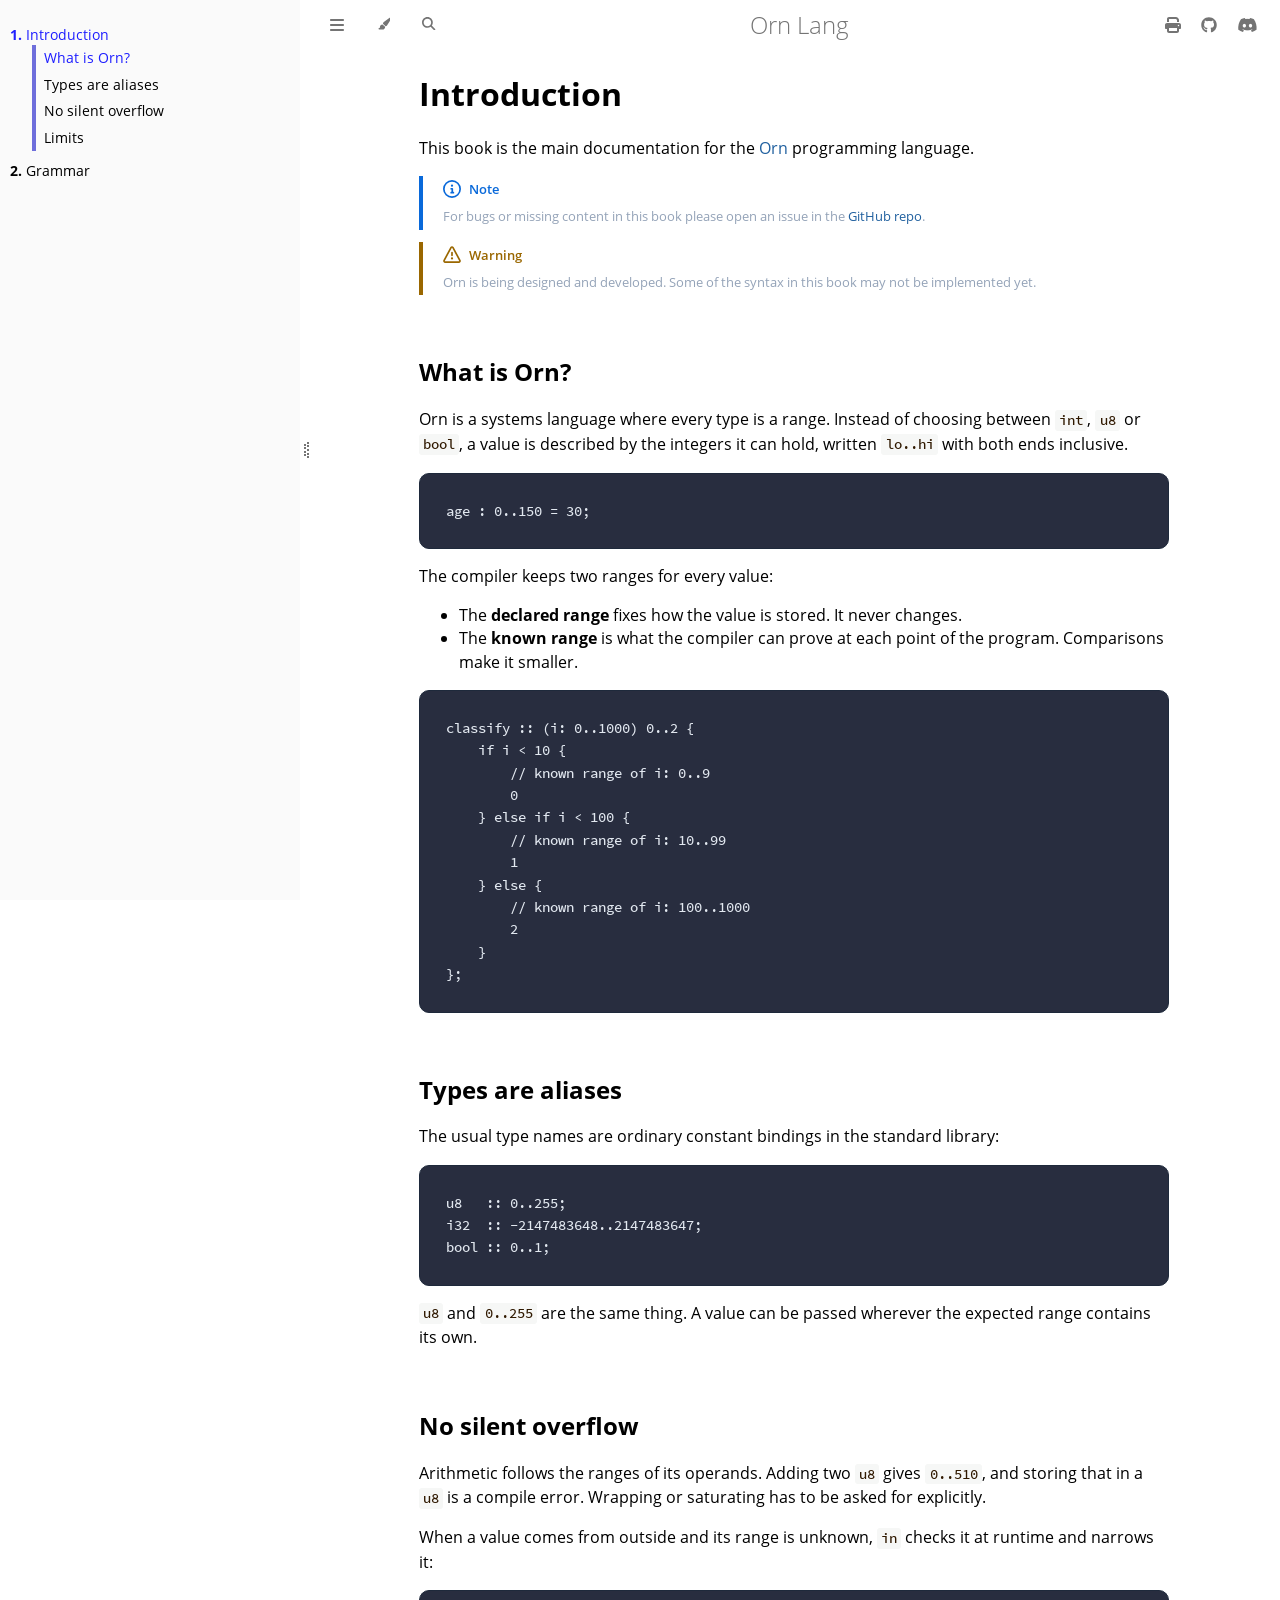
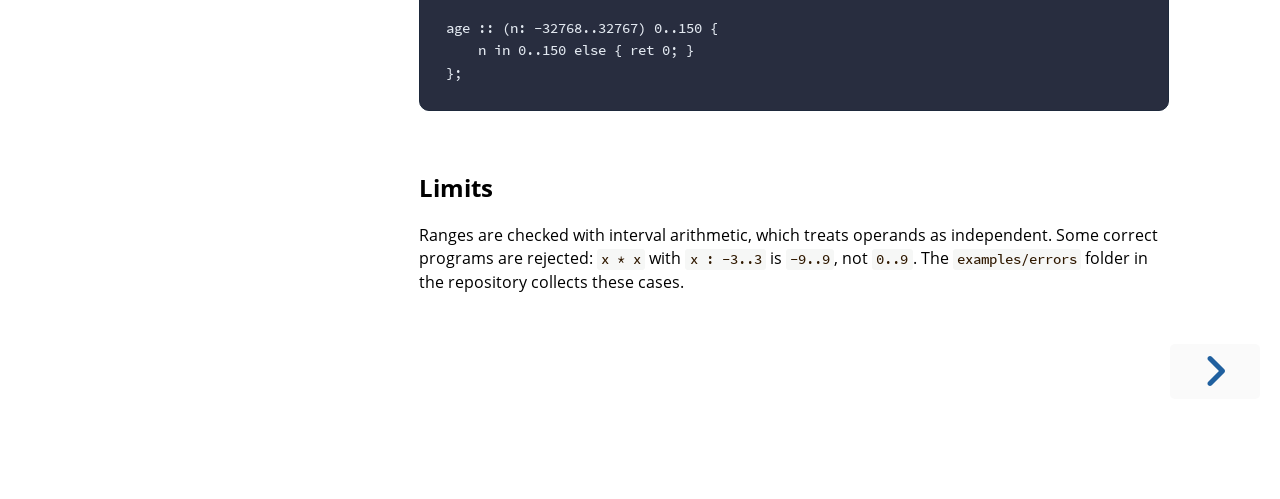
<file: index.html>
<!DOCTYPE HTML>
<html lang="en" class="light sidebar-visible" dir="ltr">
    <head>
        <!-- Book generated using mdBook -->
        <meta charset="UTF-8">
        <title>Introduction - Orn Lang</title>


        <!-- Custom HTML head -->
        <link rel="stylesheet" href="https://cdnjs.cloudflare.com/ajax/libs/font-awesome/6.5.1/css/all.min.css">
        
        <script>
        document.addEventListener('DOMContentLoaded', function() {
            var rightButtons = document.querySelector('.right-buttons');
            if (rightButtons) {
                var link = document.createElement('a');
                link.href = 'https://discord.gg/E8qqVC9jcf';
                link.target = '_blank';
                link.className = 'icon-button';
                link.title = 'Discord';
                link.innerHTML = '<i class="fa-brands fa-discord"></i>';
                rightButtons.appendChild(link);
            }
        });
        </script>

        <meta name="description" content="">
        <meta name="viewport" content="width=device-width, initial-scale=1">
        <meta name="theme-color" content="#ffffff">

        <link rel="icon" href="favicon-de23e50b.svg">
        <link rel="shortcut icon" href="favicon-8114d1fc.png">
        <link rel="stylesheet" href="css/variables-8adf115d.css">
        <link rel="stylesheet" href="css/general-2459343d.css">
        <link rel="stylesheet" href="css/chrome-ae938929.css">
        <link rel="stylesheet" href="css/print-9e4910d8.css" media="print">

        <!-- Fonts -->
        <link rel="stylesheet" href="fonts/fonts-9644e21d.css">

        <!-- Highlight.js Stylesheets -->
        <link rel="stylesheet" id="mdbook-highlight-css" href="highlight-493f70e1.css">
        <link rel="stylesheet" id="mdbook-tomorrow-night-css" href="tomorrow-night-4c0ae647.css">
        <link rel="stylesheet" id="mdbook-ayu-highlight-css" href="ayu-highlight-3fdfc3ac.css">

        <!-- Custom theme stylesheets -->
        <link rel="stylesheet" href="theme/reference-8b18d81a.css">


        <!-- Provide site root and default themes to javascript -->
        <script>
            const path_to_root = "";
            const default_light_theme = "light";
            const default_dark_theme = "navy";
            window.path_to_searchindex_js = "searchindex-37eec347.js";
        </script>
        <!-- Start loading toc.js asap -->
        <script src="toc-73e76ee1.js"></script>
    </head>
    <body>
    <div id="mdbook-help-container">
        <div id="mdbook-help-popup">
            <h2 class="mdbook-help-title">Keyboard shortcuts</h2>
            <div>
                <p>Press <kbd>←</kbd> or <kbd>→</kbd> to navigate between chapters</p>
                <p>Press <kbd>S</kbd> or <kbd>/</kbd> to search in the book</p>
                <p>Press <kbd>?</kbd> to show this help</p>
                <p>Press <kbd>Esc</kbd> to hide this help</p>
            </div>
        </div>
    </div>
    <div id="mdbook-body-container">
        <!-- Work around some values being stored in localStorage wrapped in quotes -->
        <script>
            try {
                let theme = localStorage.getItem('mdbook-theme');
                let sidebar = localStorage.getItem('mdbook-sidebar');

                if (theme.startsWith('"') && theme.endsWith('"')) {
                    localStorage.setItem('mdbook-theme', theme.slice(1, theme.length - 1));
                }

                if (sidebar.startsWith('"') && sidebar.endsWith('"')) {
                    localStorage.setItem('mdbook-sidebar', sidebar.slice(1, sidebar.length - 1));
                }
            } catch (e) { }
        </script>

        <!-- Set the theme before any content is loaded, prevents flash -->
        <script>
            const default_theme = window.matchMedia("(prefers-color-scheme: dark)").matches ? default_dark_theme : default_light_theme;
            let theme;
            try { theme = localStorage.getItem('mdbook-theme'); } catch(e) { }
            if (theme === null || theme === undefined) { theme = default_theme; }
            const html = document.documentElement;
            html.classList.remove('light')
            html.classList.add(theme);
            html.classList.add("js");
        </script>

        <input type="checkbox" id="mdbook-sidebar-toggle-anchor" class="hidden">

        <!-- Hide / unhide sidebar before it is displayed -->
        <script>
            let sidebar = null;
            const sidebar_toggle = document.getElementById("mdbook-sidebar-toggle-anchor");
            if (document.body.clientWidth >= 1080) {
                try { sidebar = localStorage.getItem('mdbook-sidebar'); } catch(e) { }
                sidebar = sidebar || 'visible';
            } else {
                sidebar = 'hidden';
                sidebar_toggle.checked = false;
            }
            if (sidebar === 'visible') {
                sidebar_toggle.checked = true;
            } else {
                html.classList.remove('sidebar-visible');
            }
        </script>

        <nav id="mdbook-sidebar" class="sidebar" aria-label="Table of contents">
            <!-- populated by js -->
            <mdbook-sidebar-scrollbox class="sidebar-scrollbox"></mdbook-sidebar-scrollbox>
            <noscript>
                <iframe class="sidebar-iframe-outer" src="toc.html"></iframe>
            </noscript>
            <div id="mdbook-sidebar-resize-handle" class="sidebar-resize-handle">
                <div class="sidebar-resize-indicator"></div>
            </div>
        </nav>

        <div id="mdbook-page-wrapper" class="page-wrapper">

            <div class="page">
                <div id="mdbook-menu-bar-hover-placeholder"></div>
                <div id="mdbook-menu-bar" class="menu-bar sticky">
                    <div class="left-buttons">
                        <label id="mdbook-sidebar-toggle" class="icon-button" for="mdbook-sidebar-toggle-anchor" title="Toggle Table of Contents" aria-label="Toggle Table of Contents" aria-controls="mdbook-sidebar">
                            <span class=fa-svg><svg xmlns="http://www.w3.org/2000/svg" viewBox="0 0 448 512"><!--! Font Awesome Free 6.2.0 by @fontawesome - https://fontawesome.com License - https://fontawesome.com/license/free (Icons: CC BY 4.0, Fonts: SIL OFL 1.1, Code: MIT License) Copyright 2022 Fonticons, Inc. --><path d="M0 96C0 78.3 14.3 64 32 64H416c17.7 0 32 14.3 32 32s-14.3 32-32 32H32C14.3 128 0 113.7 0 96zM0 256c0-17.7 14.3-32 32-32H416c17.7 0 32 14.3 32 32s-14.3 32-32 32H32c-17.7 0-32-14.3-32-32zM448 416c0 17.7-14.3 32-32 32H32c-17.7 0-32-14.3-32-32s14.3-32 32-32H416c17.7 0 32 14.3 32 32z"/></svg></span>
                        </label>
                        <button id="mdbook-theme-toggle" class="icon-button" type="button" title="Change theme" aria-label="Change theme" aria-haspopup="true" aria-expanded="false" aria-controls="mdbook-theme-list">
                            <span class=fa-svg><svg xmlns="http://www.w3.org/2000/svg" viewBox="0 0 576 512"><!--! Font Awesome Free 6.2.0 by @fontawesome - https://fontawesome.com License - https://fontawesome.com/license/free (Icons: CC BY 4.0, Fonts: SIL OFL 1.1, Code: MIT License) Copyright 2022 Fonticons, Inc. --><path d="M371.3 367.1c27.3-3.9 51.9-19.4 67.2-42.9L600.2 74.1c12.6-19.5 9.4-45.3-7.6-61.2S549.7-4.4 531.1 9.6L294.4 187.2c-24 18-38.2 46.1-38.4 76.1L371.3 367.1zm-19.6 25.4l-116-104.4C175.9 290.3 128 339.6 128 400c0 3.9 .2 7.8 .6 11.6c1.8 17.5-10.2 36.4-27.8 36.4H96c-17.7 0-32 14.3-32 32s14.3 32 32 32H240c61.9 0 112-50.1 112-112c0-2.5-.1-5-.2-7.5z"/></svg></span>
                        </button>
                        <ul id="mdbook-theme-list" class="theme-popup" aria-label="Themes" role="menu">
                            <li role="none"><button role="menuitem" class="theme" id="mdbook-theme-default_theme">Auto</button></li>
                            <li role="none"><button role="menuitem" class="theme" id="mdbook-theme-light">Light</button></li>
                            <li role="none"><button role="menuitem" class="theme" id="mdbook-theme-rust">Rust</button></li>
                            <li role="none"><button role="menuitem" class="theme" id="mdbook-theme-coal">Coal</button></li>
                            <li role="none"><button role="menuitem" class="theme" id="mdbook-theme-navy">Navy</button></li>
                            <li role="none"><button role="menuitem" class="theme" id="mdbook-theme-ayu">Ayu</button></li>
                        </ul>
                        <button id="mdbook-search-toggle" class="icon-button" type="button" title="Search (`/`)" aria-label="Toggle Searchbar" aria-expanded="false" aria-keyshortcuts="/ s" aria-controls="mdbook-searchbar">
                            <span class=fa-svg><svg xmlns="http://www.w3.org/2000/svg" viewBox="0 0 512 512"><!--! Font Awesome Free 6.2.0 by @fontawesome - https://fontawesome.com License - https://fontawesome.com/license/free (Icons: CC BY 4.0, Fonts: SIL OFL 1.1, Code: MIT License) Copyright 2022 Fonticons, Inc. --><path d="M416 208c0 45.9-14.9 88.3-40 122.7L502.6 457.4c12.5 12.5 12.5 32.8 0 45.3s-32.8 12.5-45.3 0L330.7 376c-34.4 25.2-76.8 40-122.7 40C93.1 416 0 322.9 0 208S93.1 0 208 0S416 93.1 416 208zM208 352c79.5 0 144-64.5 144-144s-64.5-144-144-144S64 128.5 64 208s64.5 144 144 144z"/></svg></span>
                        </button>
                    </div>

                    <h1 class="menu-title">Orn Lang</h1>

                    <div class="right-buttons">
                        <a href="print.html" title="Print this book" aria-label="Print this book">
                            <span class=fa-svg id="print-button"><svg xmlns="http://www.w3.org/2000/svg" viewBox="0 0 512 512"><!--! Font Awesome Free 6.2.0 by @fontawesome - https://fontawesome.com License - https://fontawesome.com/license/free (Icons: CC BY 4.0, Fonts: SIL OFL 1.1, Code: MIT License) Copyright 2022 Fonticons, Inc. --><path d="M128 0C92.7 0 64 28.7 64 64v96h64V64H354.7L384 93.3V160h64V93.3c0-17-6.7-33.3-18.7-45.3L400 18.7C388 6.7 371.7 0 354.7 0H128zM384 352v32 64H128V384 368 352H384zm64 32h32c17.7 0 32-14.3 32-32V256c0-35.3-28.7-64-64-64H64c-35.3 0-64 28.7-64 64v96c0 17.7 14.3 32 32 32H64v64c0 35.3 28.7 64 64 64H384c35.3 0 64-28.7 64-64V384zm-16-88c-13.3 0-24-10.7-24-24s10.7-24 24-24s24 10.7 24 24s-10.7 24-24 24z"/></svg></span>
                        </a>
                        <a href="https://github.com/pabloosabaterr/Orn-rework" title="Git repository" aria-label="Git repository">
                            <span class=fa-svg><svg xmlns="http://www.w3.org/2000/svg" viewBox="0 0 496 512"><!--! Font Awesome Free 6.2.0 by @fontawesome - https://fontawesome.com License - https://fontawesome.com/license/free (Icons: CC BY 4.0, Fonts: SIL OFL 1.1, Code: MIT License) Copyright 2022 Fonticons, Inc. --><path d="M165.9 397.4c0 2-2.3 3.6-5.2 3.6-3.3.3-5.6-1.3-5.6-3.6 0-2 2.3-3.6 5.2-3.6 3-.3 5.6 1.3 5.6 3.6zm-31.1-4.5c-.7 2 1.3 4.3 4.3 4.9 2.6 1 5.6 0 6.2-2s-1.3-4.3-4.3-5.2c-2.6-.7-5.5.3-6.2 2.3zm44.2-1.7c-2.9.7-4.9 2.6-4.6 4.9.3 2 2.9 3.3 5.9 2.6 2.9-.7 4.9-2.6 4.6-4.6-.3-1.9-3-3.2-5.9-2.9zM244.8 8C106.1 8 0 113.3 0 252c0 110.9 69.8 205.8 169.5 239.2 12.8 2.3 17.3-5.6 17.3-12.1 0-6.2-.3-40.4-.3-61.4 0 0-70 15-84.7-29.8 0 0-11.4-29.1-27.8-36.6 0 0-22.9-15.7 1.6-15.4 0 0 24.9 2 38.6 25.8 21.9 38.6 58.6 27.5 72.9 20.9 2.3-16 8.8-27.1 16-33.7-55.9-6.2-112.3-14.3-112.3-110.5 0-27.5 7.6-41.3 23.6-58.9-2.6-6.5-11.1-33.3 2.6-67.9 20.9-6.5 69 27 69 27 20-5.6 41.5-8.5 62.8-8.5s42.8 2.9 62.8 8.5c0 0 48.1-33.6 69-27 13.7 34.7 5.2 61.4 2.6 67.9 16 17.7 25.8 31.5 25.8 58.9 0 96.5-58.9 104.2-114.8 110.5 9.2 7.9 17 22.9 17 46.4 0 33.7-.3 75.4-.3 83.6 0 6.5 4.6 14.4 17.3 12.1C428.2 457.8 496 362.9 496 252 496 113.3 383.5 8 244.8 8zM97.2 352.9c-1.3 1-1 3.3.7 5.2 1.6 1.6 3.9 2.3 5.2 1 1.3-1 1-3.3-.7-5.2-1.6-1.6-3.9-2.3-5.2-1zm-10.8-8.1c-.7 1.3.3 2.9 2.3 3.9 1.6 1 3.6.7 4.3-.7.7-1.3-.3-2.9-2.3-3.9-2-.6-3.6-.3-4.3.7zm32.4 35.6c-1.6 1.3-1 4.3 1.3 6.2 2.3 2.3 5.2 2.6 6.5 1 1.3-1.3.7-4.3-1.3-6.2-2.2-2.3-5.2-2.6-6.5-1zm-11.4-14.7c-1.6 1-1.6 3.6 0 5.9 1.6 2.3 4.3 3.3 5.6 2.3 1.6-1.3 1.6-3.9 0-6.2-1.4-2.3-4-3.3-5.6-2z"/></svg></span>
                        </a>

                    </div>
                </div>

                <div id="mdbook-search-wrapper" class="hidden">
                    <form id="mdbook-searchbar-outer" class="searchbar-outer">
                        <div class="search-wrapper">
                            <input type="search" id="mdbook-searchbar" name="searchbar" placeholder="Search this book ..." aria-controls="mdbook-searchresults-outer" aria-describedby="searchresults-header">
                            <div class="spinner-wrapper">
                                <span class=fa-svg id="fa-spin"><svg xmlns="http://www.w3.org/2000/svg" viewBox="0 0 512 512"><!--! Font Awesome Free 6.2.0 by @fontawesome - https://fontawesome.com License - https://fontawesome.com/license/free (Icons: CC BY 4.0, Fonts: SIL OFL 1.1, Code: MIT License) Copyright 2022 Fonticons, Inc. --><path d="M304 48c0-26.5-21.5-48-48-48s-48 21.5-48 48s21.5 48 48 48s48-21.5 48-48zm0 416c0-26.5-21.5-48-48-48s-48 21.5-48 48s21.5 48 48 48s48-21.5 48-48zM48 304c26.5 0 48-21.5 48-48s-21.5-48-48-48s-48 21.5-48 48s21.5 48 48 48zm464-48c0-26.5-21.5-48-48-48s-48 21.5-48 48s21.5 48 48 48s48-21.5 48-48zM142.9 437c18.7-18.7 18.7-49.1 0-67.9s-49.1-18.7-67.9 0s-18.7 49.1 0 67.9s49.1 18.7 67.9 0zm0-294.2c18.7-18.7 18.7-49.1 0-67.9S93.7 56.2 75 75s-18.7 49.1 0 67.9s49.1 18.7 67.9 0zM369.1 437c18.7 18.7 49.1 18.7 67.9 0s18.7-49.1 0-67.9s-49.1-18.7-67.9 0s-18.7 49.1 0 67.9z"/></svg></span>
                            </div>
                        </div>
                    </form>
                    <div id="mdbook-searchresults-outer" class="searchresults-outer hidden">
                        <div id="mdbook-searchresults-header" class="searchresults-header"></div>
                        <ul id="mdbook-searchresults">
                        </ul>
                    </div>
                </div>

                <!-- Apply ARIA attributes after the sidebar and the sidebar toggle button are added to the DOM -->
                <script>
                    document.getElementById('mdbook-sidebar-toggle').setAttribute('aria-expanded', sidebar === 'visible');
                    document.getElementById('mdbook-sidebar').setAttribute('aria-hidden', sidebar !== 'visible');
                    Array.from(document.querySelectorAll('#mdbook-sidebar a')).forEach(function(link) {
                        link.setAttribute('tabIndex', sidebar === 'visible' ? 0 : -1);
                    });
                </script>

                <div id="mdbook-content" class="content">
                    <main>
                        <h1 id="introduction"><a class="header" href="#introduction">Introduction</a></h1>
<p>This book is the main documentation for the
<a href="https://github.com/pabloosabaterr/Orn-rework">Orn</a> programming language.</p>
<blockquote class="blockquote-tag blockquote-tag-note">
<p class="blockquote-tag-title"><svg viewbox="0 0 16 16" width="18" height="18"><path d="M0 8a8 8 0 1 1 16 0A8 8 0 0 1 0 8Zm8-6.5a6.5 6.5 0 1 0 0 13 6.5 6.5 0 0 0 0-13ZM6.5 7.75A.75.75 0 0 1 7.25 7h1a.75.75 0 0 1 .75.75v2.75h.25a.75.75 0 0 1 0 1.5h-2a.75.75 0 0 1 0-1.5h.25v-2h-.25a.75.75 0 0 1-.75-.75ZM8 6a1 1 0 1 1 0-2 1 1 0 0 1 0 2Z"></path></svg>Note</p>
<p>For bugs or missing content in this book please open an issue in the
<a href="https://github.com/pabloosabaterr/Orn-rework/issues">GitHub repo</a>.</p>
</blockquote>
<blockquote class="blockquote-tag blockquote-tag-warning">
<p class="blockquote-tag-title"><svg viewbox="0 0 16 16" width="18" height="18"><path d="M6.457 1.047c.659-1.234 2.427-1.234 3.086 0l6.082 11.378A1.75 1.75 0 0 1 14.082 15H1.918a1.75 1.75 0 0 1-1.543-2.575Zm1.763.707a.25.25 0 0 0-.44 0L1.698 13.132a.25.25 0 0 0 .22.368h12.164a.25.25 0 0 0 .22-.368Zm.53 3.996v2.5a.75.75 0 0 1-1.5 0v-2.5a.75.75 0 0 1 1.5 0ZM9 11a1 1 0 1 1-2 0 1 1 0 0 1 2 0Z"></path></svg>Warning</p>
<p>Orn is being designed and developed. Some of the syntax in this book may not
be implemented yet.</p>
</blockquote>
<h2 id="what-is-orn"><a class="header" href="#what-is-orn">What is Orn?</a></h2>
<p>Orn is a systems language where every type is a range. Instead of choosing
between <code>int</code>, <code>u8</code> or <code>bool</code>, a value is described by the integers it can
hold, written <code>lo..hi</code> with both ends inclusive.</p>
<pre><code>age : 0..150 = 30;
</code></pre>
<p>The compiler keeps two ranges for every value:</p>
<ul>
<li>The <strong>declared range</strong> fixes how the value is stored. It never changes.</li>
<li>The <strong>known range</strong> is what the compiler can prove at each point of the
program. Comparisons make it smaller.</li>
</ul>
<pre><code>classify :: (i: 0..1000) 0..2 {
    if i &lt; 10 {
        // known range of i: 0..9
        0
    } else if i &lt; 100 {
        // known range of i: 10..99
        1
    } else {
        // known range of i: 100..1000
        2
    }
};
</code></pre>
<h2 id="types-are-aliases"><a class="header" href="#types-are-aliases">Types are aliases</a></h2>
<p>The usual type names are ordinary constant bindings in the standard library:</p>
<pre><code>u8   :: 0..255;
i32  :: -2147483648..2147483647;
bool :: 0..1;
</code></pre>
<p><code>u8</code> and <code>0..255</code> are the same thing. A value can be passed wherever the
expected range contains its own.</p>
<h2 id="no-silent-overflow"><a class="header" href="#no-silent-overflow">No silent overflow</a></h2>
<p>Arithmetic follows the ranges of its operands. Adding two <code>u8</code> gives <code>0..510</code>,
and storing that in a <code>u8</code> is a compile error. Wrapping or saturating has to be
asked for explicitly.</p>
<p>When a value comes from outside and its range is unknown, <code>in</code> checks it at
runtime and narrows it:</p>
<pre><code>age :: (n: -32768..32767) 0..150 {
    n in 0..150 else { ret 0; }
};
</code></pre>
<h2 id="limits"><a class="header" href="#limits">Limits</a></h2>
<p>Ranges are checked with interval arithmetic, which treats operands as
independent. Some correct programs are rejected: <code>x * x</code> with <code>x : -3..3</code> is
<code>-9..9</code>, not <code>0..9</code>. The <code>examples/errors</code> folder in the repository collects
these cases.</p>

                    </main>

                    <nav class="nav-wrapper" aria-label="Page navigation">
                        <!-- Mobile navigation buttons -->

                            <a rel="next prefetch" href="grammar.html" class="mobile-nav-chapters next" title="Next chapter" aria-label="Next chapter" aria-keyshortcuts="Right">
                                <span class=fa-svg><svg xmlns="http://www.w3.org/2000/svg" viewBox="0 0 320 512"><!--! Font Awesome Free 6.2.0 by @fontawesome - https://fontawesome.com License - https://fontawesome.com/license/free (Icons: CC BY 4.0, Fonts: SIL OFL 1.1, Code: MIT License) Copyright 2022 Fonticons, Inc. --><path d="M278.6 233.4c12.5 12.5 12.5 32.8 0 45.3l-160 160c-12.5 12.5-32.8 12.5-45.3 0s-12.5-32.8 0-45.3L210.7 256 73.4 118.6c-12.5-12.5-12.5-32.8 0-45.3s32.8-12.5 45.3 0l160 160z"/></svg></span>
                            </a>

                        <div style="clear: both"></div>
                    </nav>
                </div>
            </div>

            <nav class="nav-wide-wrapper" aria-label="Page navigation">

                    <a rel="next prefetch" href="grammar.html" class="nav-chapters next" title="Next chapter" aria-label="Next chapter" aria-keyshortcuts="Right">
                        <span class=fa-svg><svg xmlns="http://www.w3.org/2000/svg" viewBox="0 0 320 512"><!--! Font Awesome Free 6.2.0 by @fontawesome - https://fontawesome.com License - https://fontawesome.com/license/free (Icons: CC BY 4.0, Fonts: SIL OFL 1.1, Code: MIT License) Copyright 2022 Fonticons, Inc. --><path d="M278.6 233.4c12.5 12.5 12.5 32.8 0 45.3l-160 160c-12.5 12.5-32.8 12.5-45.3 0s-12.5-32.8 0-45.3L210.7 256 73.4 118.6c-12.5-12.5-12.5-32.8 0-45.3s32.8-12.5 45.3 0l160 160z"/></svg></span>
                    </a>
            </nav>

        </div>

        <template id=fa-eye><span class=fa-svg><svg xmlns="http://www.w3.org/2000/svg" viewBox="0 0 576 512"><!--! Font Awesome Free 6.2.0 by @fontawesome - https://fontawesome.com License - https://fontawesome.com/license/free (Icons: CC BY 4.0, Fonts: SIL OFL 1.1, Code: MIT License) Copyright 2022 Fonticons, Inc. --><path d="M288 32c-80.8 0-145.5 36.8-192.6 80.6C48.6 156 17.3 208 2.5 243.7c-3.3 7.9-3.3 16.7 0 24.6C17.3 304 48.6 356 95.4 399.4C142.5 443.2 207.2 480 288 480s145.5-36.8 192.6-80.6c46.8-43.5 78.1-95.4 93-131.1c3.3-7.9 3.3-16.7 0-24.6c-14.9-35.7-46.2-87.7-93-131.1C433.5 68.8 368.8 32 288 32zM432 256c0 79.5-64.5 144-144 144s-144-64.5-144-144s64.5-144 144-144s144 64.5 144 144zM288 192c0 35.3-28.7 64-64 64c-11.5 0-22.3-3-31.6-8.4c-.2 2.8-.4 5.5-.4 8.4c0 53 43 96 96 96s96-43 96-96s-43-96-96-96c-2.8 0-5.6 .1-8.4 .4c5.3 9.3 8.4 20.1 8.4 31.6z"/></svg></span></template>
        <template id=fa-eye-slash><span class=fa-svg><svg xmlns="http://www.w3.org/2000/svg" viewBox="0 0 640 512"><!--! Font Awesome Free 6.2.0 by @fontawesome - https://fontawesome.com License - https://fontawesome.com/license/free (Icons: CC BY 4.0, Fonts: SIL OFL 1.1, Code: MIT License) Copyright 2022 Fonticons, Inc. --><path d="M38.8 5.1C28.4-3.1 13.3-1.2 5.1 9.2S-1.2 34.7 9.2 42.9l592 464c10.4 8.2 25.5 6.3 33.7-4.1s6.3-25.5-4.1-33.7L525.6 386.7c39.6-40.6 66.4-86.1 79.9-118.4c3.3-7.9 3.3-16.7 0-24.6c-14.9-35.7-46.2-87.7-93-131.1C465.5 68.8 400.8 32 320 32c-68.2 0-125 26.3-169.3 60.8L38.8 5.1zM223.1 149.5C248.6 126.2 282.7 112 320 112c79.5 0 144 64.5 144 144c0 24.9-6.3 48.3-17.4 68.7L408 294.5c5.2-11.8 8-24.8 8-38.5c0-53-43-96-96-96c-2.8 0-5.6 .1-8.4 .4c5.3 9.3 8.4 20.1 8.4 31.6c0 10.2-2.4 19.8-6.6 28.3l-90.3-70.8zm223.1 298L373 389.9c-16.4 6.5-34.3 10.1-53 10.1c-79.5 0-144-64.5-144-144c0-6.9 .5-13.6 1.4-20.2L83.1 161.5C60.3 191.2 44 220.8 34.5 243.7c-3.3 7.9-3.3 16.7 0 24.6c14.9 35.7 46.2 87.7 93 131.1C174.5 443.2 239.2 480 320 480c47.8 0 89.9-12.9 126.2-32.5z"/></svg></span></template>
        <template id=fa-copy><span class=fa-svg><svg xmlns="http://www.w3.org/2000/svg" viewBox="0 0 512 512"><!--! Font Awesome Free 6.2.0 by @fontawesome - https://fontawesome.com License - https://fontawesome.com/license/free (Icons: CC BY 4.0, Fonts: SIL OFL 1.1, Code: MIT License) Copyright 2022 Fonticons, Inc. --><path d="M502.6 70.63l-61.25-61.25C435.4 3.371 427.2 0 418.7 0H255.1c-35.35 0-64 28.66-64 64l.0195 256C192 355.4 220.7 384 256 384h192c35.2 0 64-28.8 64-64V93.25C512 84.77 508.6 76.63 502.6 70.63zM464 320c0 8.836-7.164 16-16 16H255.1c-8.838 0-16-7.164-16-16L239.1 64.13c0-8.836 7.164-16 16-16h128L384 96c0 17.67 14.33 32 32 32h47.1V320zM272 448c0 8.836-7.164 16-16 16H63.1c-8.838 0-16-7.164-16-16L47.98 192.1c0-8.836 7.164-16 16-16H160V128H63.99c-35.35 0-64 28.65-64 64l.0098 256C.002 483.3 28.66 512 64 512h192c35.2 0 64-28.8 64-64v-32h-47.1L272 448z"/></svg></span></template>
        <template id=fa-play><span class=fa-svg><svg xmlns="http://www.w3.org/2000/svg" viewBox="0 0 384 512"><!--! Font Awesome Free 6.2.0 by @fontawesome - https://fontawesome.com License - https://fontawesome.com/license/free (Icons: CC BY 4.0, Fonts: SIL OFL 1.1, Code: MIT License) Copyright 2022 Fonticons, Inc. --><path d="M73 39c-14.8-9.1-33.4-9.4-48.5-.9S0 62.6 0 80V432c0 17.4 9.4 33.4 24.5 41.9s33.7 8.1 48.5-.9L361 297c14.3-8.7 23-24.2 23-41s-8.7-32.2-23-41L73 39z"/></svg></span></template>
        <template id=fa-clock-rotate-left><span class=fa-svg><svg xmlns="http://www.w3.org/2000/svg" viewBox="0 0 512 512"><!--! Font Awesome Free 6.2.0 by @fontawesome - https://fontawesome.com License - https://fontawesome.com/license/free (Icons: CC BY 4.0, Fonts: SIL OFL 1.1, Code: MIT License) Copyright 2022 Fonticons, Inc. --><path d="M75 75L41 41C25.9 25.9 0 36.6 0 57.9V168c0 13.3 10.7 24 24 24H134.1c21.4 0 32.1-25.9 17-41l-30.8-30.8C155 85.5 203 64 256 64c106 0 192 86 192 192s-86 192-192 192c-40.8 0-78.6-12.7-109.7-34.4c-14.5-10.1-34.4-6.6-44.6 7.9s-6.6 34.4 7.9 44.6C151.2 495 201.7 512 256 512c141.4 0 256-114.6 256-256S397.4 0 256 0C185.3 0 121.3 28.7 75 75zm181 53c-13.3 0-24 10.7-24 24V256c0 6.4 2.5 12.5 7 17l72 72c9.4 9.4 24.6 9.4 33.9 0s9.4-24.6 0-33.9l-65-65V152c0-13.3-10.7-24-24-24z"/></svg></span></template>



        <script>
            window.playground_copyable = true;
        </script>


        <script src="elasticlunr-ef4e11c1.min.js"></script>
        <script src="mark-09e88c2c.min.js"></script>
        <script src="searcher-c2a407aa.js"></script>

        <script src="clipboard-1626706a.min.js"></script>
        <script src="highlight-abc7f01d.js"></script>
        <script src="book-a0b12cfe.js"></script>

        <!-- Custom JS scripts -->



    </div>
    </body>
</html>
</file>
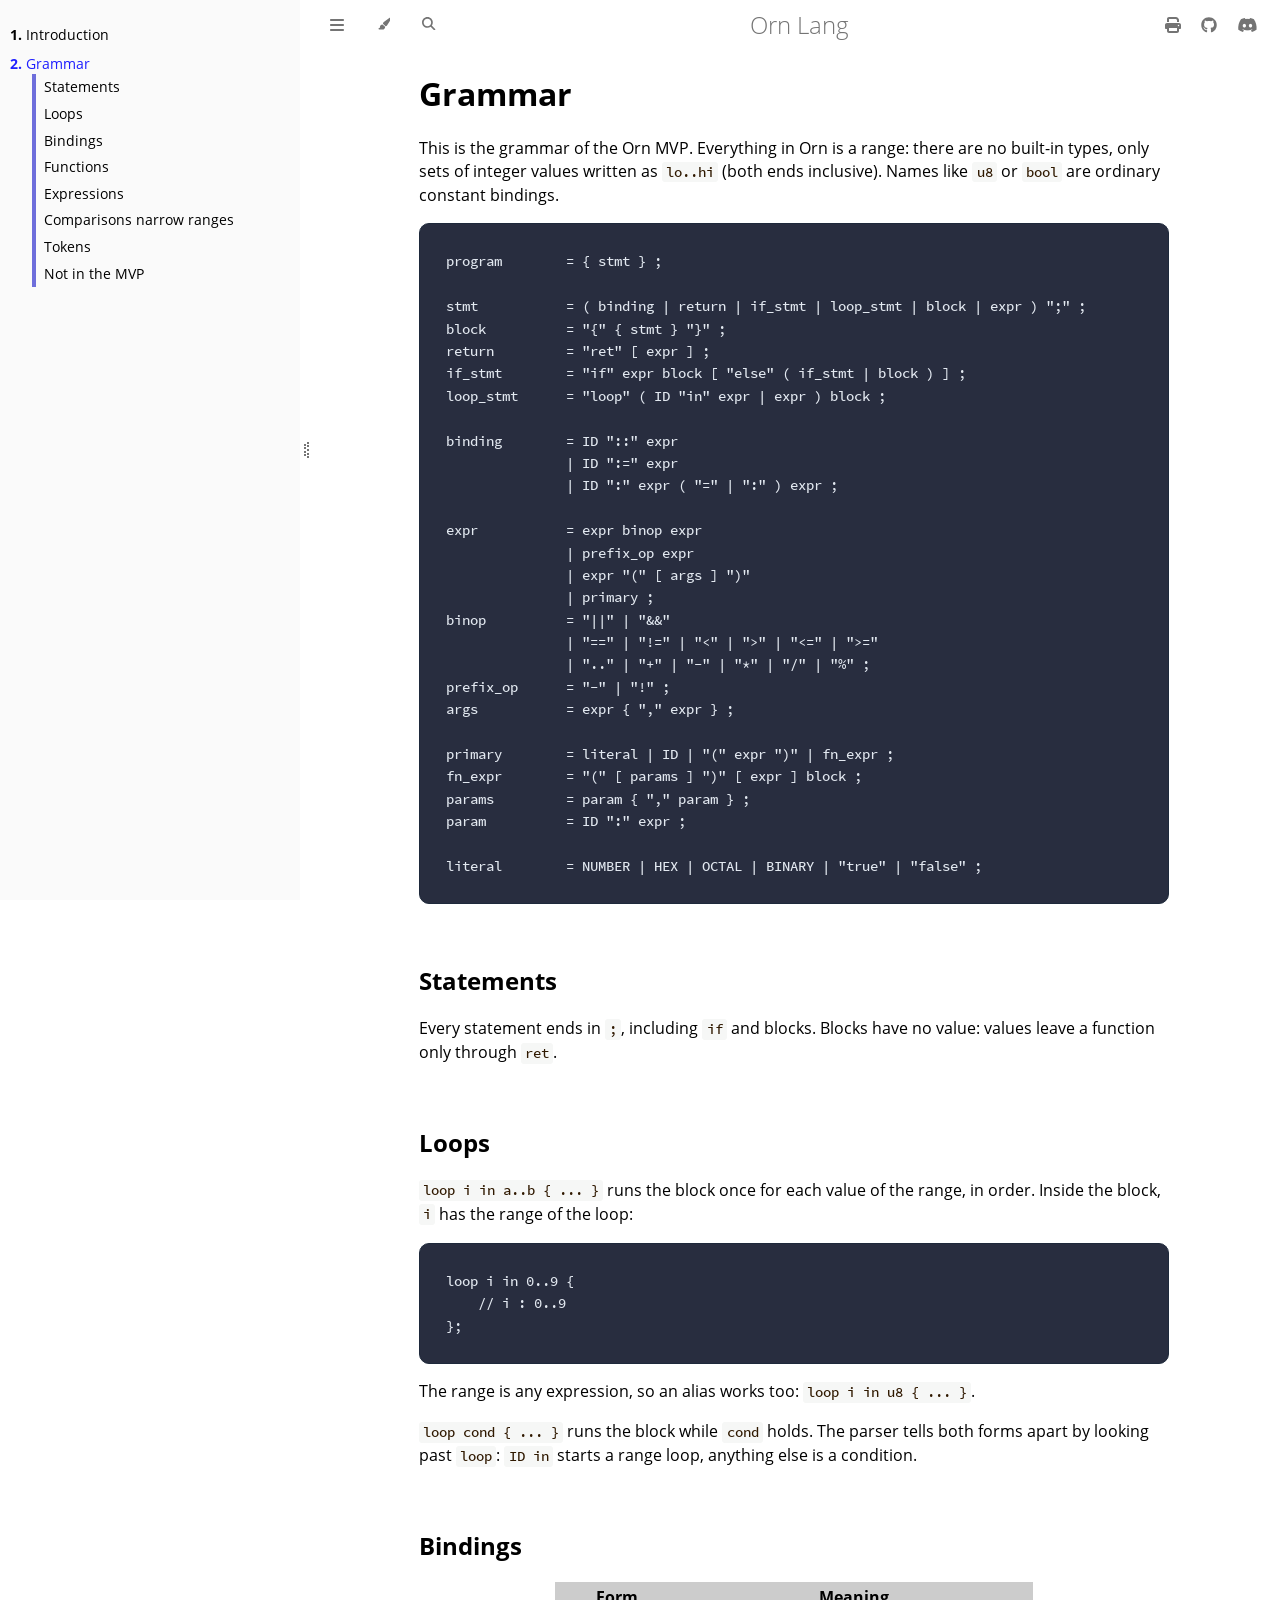
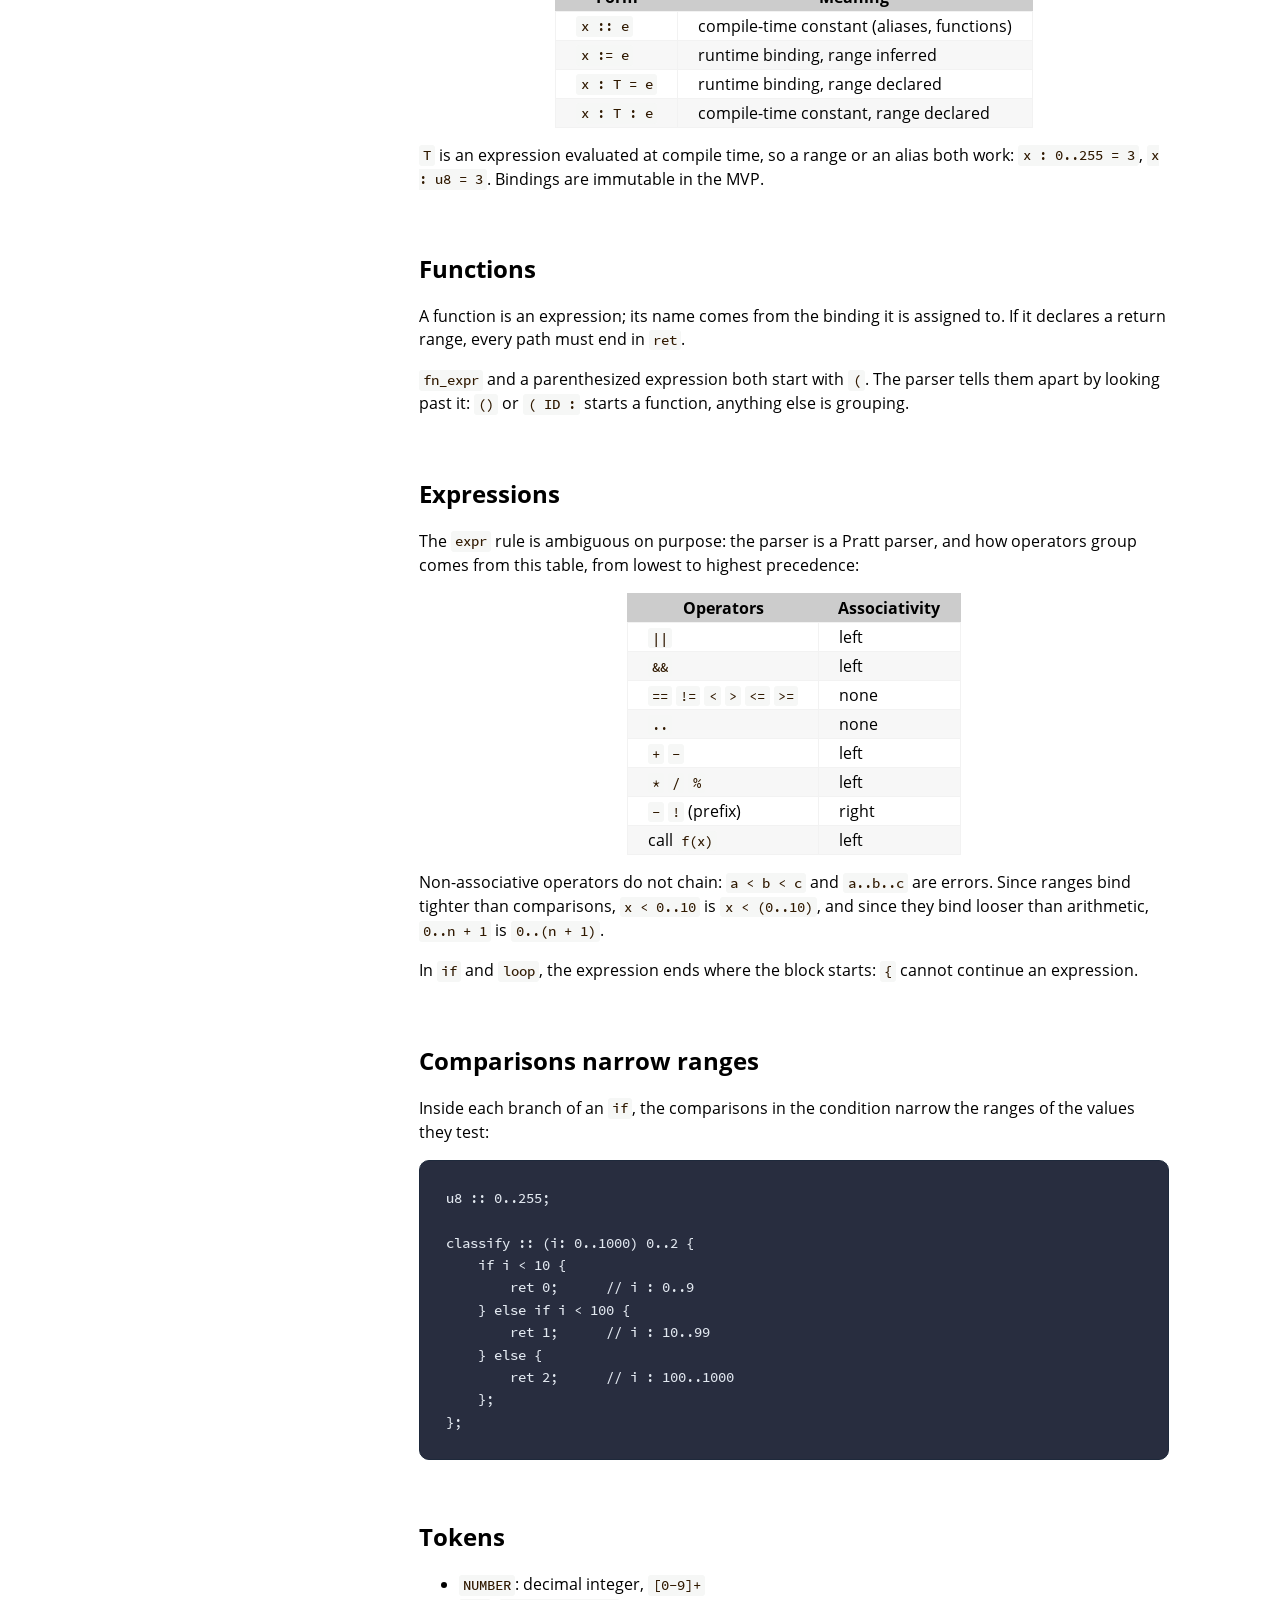
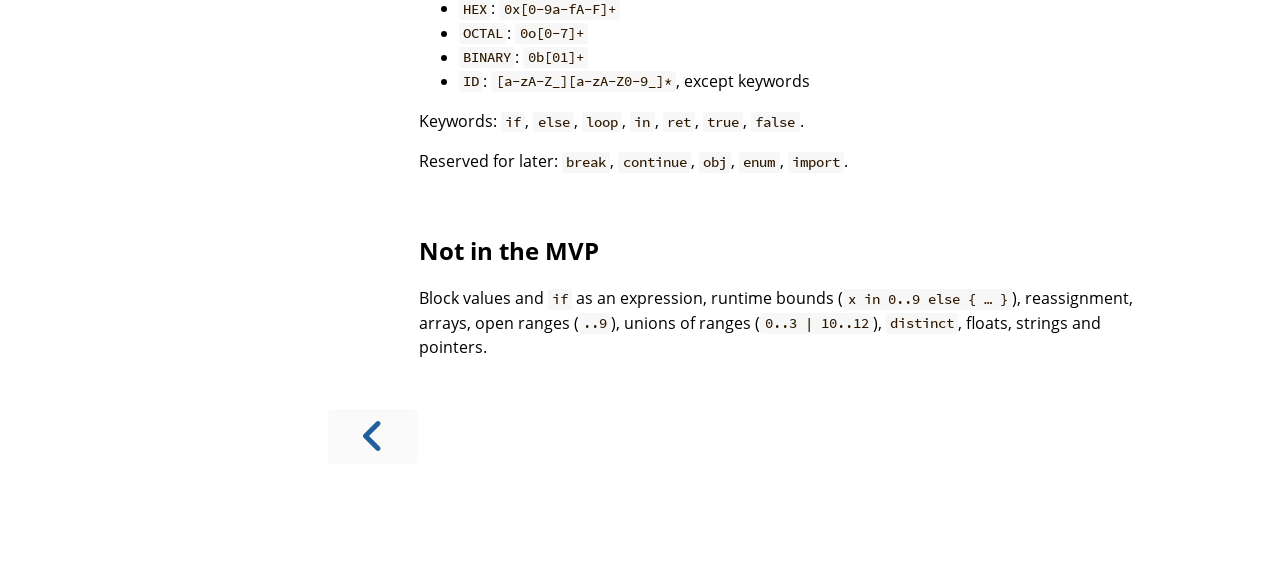
<file: grammar.html>
<!DOCTYPE HTML>
<html lang="en" class="light sidebar-visible" dir="ltr">
    <head>
        <!-- Book generated using mdBook -->
        <meta charset="UTF-8">
        <title>Grammar - Orn Lang</title>


        <!-- Custom HTML head -->
        <link rel="stylesheet" href="https://cdnjs.cloudflare.com/ajax/libs/font-awesome/6.5.1/css/all.min.css">
        
        <script>
        document.addEventListener('DOMContentLoaded', function() {
            var rightButtons = document.querySelector('.right-buttons');
            if (rightButtons) {
                var link = document.createElement('a');
                link.href = 'https://discord.gg/E8qqVC9jcf';
                link.target = '_blank';
                link.className = 'icon-button';
                link.title = 'Discord';
                link.innerHTML = '<i class="fa-brands fa-discord"></i>';
                rightButtons.appendChild(link);
            }
        });
        </script>

        <meta name="description" content="">
        <meta name="viewport" content="width=device-width, initial-scale=1">
        <meta name="theme-color" content="#ffffff">

        <link rel="icon" href="favicon-de23e50b.svg">
        <link rel="shortcut icon" href="favicon-8114d1fc.png">
        <link rel="stylesheet" href="css/variables-8adf115d.css">
        <link rel="stylesheet" href="css/general-2459343d.css">
        <link rel="stylesheet" href="css/chrome-ae938929.css">
        <link rel="stylesheet" href="css/print-9e4910d8.css" media="print">

        <!-- Fonts -->
        <link rel="stylesheet" href="fonts/fonts-9644e21d.css">

        <!-- Highlight.js Stylesheets -->
        <link rel="stylesheet" id="mdbook-highlight-css" href="highlight-493f70e1.css">
        <link rel="stylesheet" id="mdbook-tomorrow-night-css" href="tomorrow-night-4c0ae647.css">
        <link rel="stylesheet" id="mdbook-ayu-highlight-css" href="ayu-highlight-3fdfc3ac.css">

        <!-- Custom theme stylesheets -->
        <link rel="stylesheet" href="theme/reference-8b18d81a.css">


        <!-- Provide site root and default themes to javascript -->
        <script>
            const path_to_root = "";
            const default_light_theme = "light";
            const default_dark_theme = "navy";
            window.path_to_searchindex_js = "searchindex-37eec347.js";
        </script>
        <!-- Start loading toc.js asap -->
        <script src="toc-73e76ee1.js"></script>
    </head>
    <body>
    <div id="mdbook-help-container">
        <div id="mdbook-help-popup">
            <h2 class="mdbook-help-title">Keyboard shortcuts</h2>
            <div>
                <p>Press <kbd>←</kbd> or <kbd>→</kbd> to navigate between chapters</p>
                <p>Press <kbd>S</kbd> or <kbd>/</kbd> to search in the book</p>
                <p>Press <kbd>?</kbd> to show this help</p>
                <p>Press <kbd>Esc</kbd> to hide this help</p>
            </div>
        </div>
    </div>
    <div id="mdbook-body-container">
        <!-- Work around some values being stored in localStorage wrapped in quotes -->
        <script>
            try {
                let theme = localStorage.getItem('mdbook-theme');
                let sidebar = localStorage.getItem('mdbook-sidebar');

                if (theme.startsWith('"') && theme.endsWith('"')) {
                    localStorage.setItem('mdbook-theme', theme.slice(1, theme.length - 1));
                }

                if (sidebar.startsWith('"') && sidebar.endsWith('"')) {
                    localStorage.setItem('mdbook-sidebar', sidebar.slice(1, sidebar.length - 1));
                }
            } catch (e) { }
        </script>

        <!-- Set the theme before any content is loaded, prevents flash -->
        <script>
            const default_theme = window.matchMedia("(prefers-color-scheme: dark)").matches ? default_dark_theme : default_light_theme;
            let theme;
            try { theme = localStorage.getItem('mdbook-theme'); } catch(e) { }
            if (theme === null || theme === undefined) { theme = default_theme; }
            const html = document.documentElement;
            html.classList.remove('light')
            html.classList.add(theme);
            html.classList.add("js");
        </script>

        <input type="checkbox" id="mdbook-sidebar-toggle-anchor" class="hidden">

        <!-- Hide / unhide sidebar before it is displayed -->
        <script>
            let sidebar = null;
            const sidebar_toggle = document.getElementById("mdbook-sidebar-toggle-anchor");
            if (document.body.clientWidth >= 1080) {
                try { sidebar = localStorage.getItem('mdbook-sidebar'); } catch(e) { }
                sidebar = sidebar || 'visible';
            } else {
                sidebar = 'hidden';
                sidebar_toggle.checked = false;
            }
            if (sidebar === 'visible') {
                sidebar_toggle.checked = true;
            } else {
                html.classList.remove('sidebar-visible');
            }
        </script>

        <nav id="mdbook-sidebar" class="sidebar" aria-label="Table of contents">
            <!-- populated by js -->
            <mdbook-sidebar-scrollbox class="sidebar-scrollbox"></mdbook-sidebar-scrollbox>
            <noscript>
                <iframe class="sidebar-iframe-outer" src="toc.html"></iframe>
            </noscript>
            <div id="mdbook-sidebar-resize-handle" class="sidebar-resize-handle">
                <div class="sidebar-resize-indicator"></div>
            </div>
        </nav>

        <div id="mdbook-page-wrapper" class="page-wrapper">

            <div class="page">
                <div id="mdbook-menu-bar-hover-placeholder"></div>
                <div id="mdbook-menu-bar" class="menu-bar sticky">
                    <div class="left-buttons">
                        <label id="mdbook-sidebar-toggle" class="icon-button" for="mdbook-sidebar-toggle-anchor" title="Toggle Table of Contents" aria-label="Toggle Table of Contents" aria-controls="mdbook-sidebar">
                            <span class=fa-svg><svg xmlns="http://www.w3.org/2000/svg" viewBox="0 0 448 512"><!--! Font Awesome Free 6.2.0 by @fontawesome - https://fontawesome.com License - https://fontawesome.com/license/free (Icons: CC BY 4.0, Fonts: SIL OFL 1.1, Code: MIT License) Copyright 2022 Fonticons, Inc. --><path d="M0 96C0 78.3 14.3 64 32 64H416c17.7 0 32 14.3 32 32s-14.3 32-32 32H32C14.3 128 0 113.7 0 96zM0 256c0-17.7 14.3-32 32-32H416c17.7 0 32 14.3 32 32s-14.3 32-32 32H32c-17.7 0-32-14.3-32-32zM448 416c0 17.7-14.3 32-32 32H32c-17.7 0-32-14.3-32-32s14.3-32 32-32H416c17.7 0 32 14.3 32 32z"/></svg></span>
                        </label>
                        <button id="mdbook-theme-toggle" class="icon-button" type="button" title="Change theme" aria-label="Change theme" aria-haspopup="true" aria-expanded="false" aria-controls="mdbook-theme-list">
                            <span class=fa-svg><svg xmlns="http://www.w3.org/2000/svg" viewBox="0 0 576 512"><!--! Font Awesome Free 6.2.0 by @fontawesome - https://fontawesome.com License - https://fontawesome.com/license/free (Icons: CC BY 4.0, Fonts: SIL OFL 1.1, Code: MIT License) Copyright 2022 Fonticons, Inc. --><path d="M371.3 367.1c27.3-3.9 51.9-19.4 67.2-42.9L600.2 74.1c12.6-19.5 9.4-45.3-7.6-61.2S549.7-4.4 531.1 9.6L294.4 187.2c-24 18-38.2 46.1-38.4 76.1L371.3 367.1zm-19.6 25.4l-116-104.4C175.9 290.3 128 339.6 128 400c0 3.9 .2 7.8 .6 11.6c1.8 17.5-10.2 36.4-27.8 36.4H96c-17.7 0-32 14.3-32 32s14.3 32 32 32H240c61.9 0 112-50.1 112-112c0-2.5-.1-5-.2-7.5z"/></svg></span>
                        </button>
                        <ul id="mdbook-theme-list" class="theme-popup" aria-label="Themes" role="menu">
                            <li role="none"><button role="menuitem" class="theme" id="mdbook-theme-default_theme">Auto</button></li>
                            <li role="none"><button role="menuitem" class="theme" id="mdbook-theme-light">Light</button></li>
                            <li role="none"><button role="menuitem" class="theme" id="mdbook-theme-rust">Rust</button></li>
                            <li role="none"><button role="menuitem" class="theme" id="mdbook-theme-coal">Coal</button></li>
                            <li role="none"><button role="menuitem" class="theme" id="mdbook-theme-navy">Navy</button></li>
                            <li role="none"><button role="menuitem" class="theme" id="mdbook-theme-ayu">Ayu</button></li>
                        </ul>
                        <button id="mdbook-search-toggle" class="icon-button" type="button" title="Search (`/`)" aria-label="Toggle Searchbar" aria-expanded="false" aria-keyshortcuts="/ s" aria-controls="mdbook-searchbar">
                            <span class=fa-svg><svg xmlns="http://www.w3.org/2000/svg" viewBox="0 0 512 512"><!--! Font Awesome Free 6.2.0 by @fontawesome - https://fontawesome.com License - https://fontawesome.com/license/free (Icons: CC BY 4.0, Fonts: SIL OFL 1.1, Code: MIT License) Copyright 2022 Fonticons, Inc. --><path d="M416 208c0 45.9-14.9 88.3-40 122.7L502.6 457.4c12.5 12.5 12.5 32.8 0 45.3s-32.8 12.5-45.3 0L330.7 376c-34.4 25.2-76.8 40-122.7 40C93.1 416 0 322.9 0 208S93.1 0 208 0S416 93.1 416 208zM208 352c79.5 0 144-64.5 144-144s-64.5-144-144-144S64 128.5 64 208s64.5 144 144 144z"/></svg></span>
                        </button>
                    </div>

                    <h1 class="menu-title">Orn Lang</h1>

                    <div class="right-buttons">
                        <a href="print.html" title="Print this book" aria-label="Print this book">
                            <span class=fa-svg id="print-button"><svg xmlns="http://www.w3.org/2000/svg" viewBox="0 0 512 512"><!--! Font Awesome Free 6.2.0 by @fontawesome - https://fontawesome.com License - https://fontawesome.com/license/free (Icons: CC BY 4.0, Fonts: SIL OFL 1.1, Code: MIT License) Copyright 2022 Fonticons, Inc. --><path d="M128 0C92.7 0 64 28.7 64 64v96h64V64H354.7L384 93.3V160h64V93.3c0-17-6.7-33.3-18.7-45.3L400 18.7C388 6.7 371.7 0 354.7 0H128zM384 352v32 64H128V384 368 352H384zm64 32h32c17.7 0 32-14.3 32-32V256c0-35.3-28.7-64-64-64H64c-35.3 0-64 28.7-64 64v96c0 17.7 14.3 32 32 32H64v64c0 35.3 28.7 64 64 64H384c35.3 0 64-28.7 64-64V384zm-16-88c-13.3 0-24-10.7-24-24s10.7-24 24-24s24 10.7 24 24s-10.7 24-24 24z"/></svg></span>
                        </a>
                        <a href="https://github.com/pabloosabaterr/Orn-rework" title="Git repository" aria-label="Git repository">
                            <span class=fa-svg><svg xmlns="http://www.w3.org/2000/svg" viewBox="0 0 496 512"><!--! Font Awesome Free 6.2.0 by @fontawesome - https://fontawesome.com License - https://fontawesome.com/license/free (Icons: CC BY 4.0, Fonts: SIL OFL 1.1, Code: MIT License) Copyright 2022 Fonticons, Inc. --><path d="M165.9 397.4c0 2-2.3 3.6-5.2 3.6-3.3.3-5.6-1.3-5.6-3.6 0-2 2.3-3.6 5.2-3.6 3-.3 5.6 1.3 5.6 3.6zm-31.1-4.5c-.7 2 1.3 4.3 4.3 4.9 2.6 1 5.6 0 6.2-2s-1.3-4.3-4.3-5.2c-2.6-.7-5.5.3-6.2 2.3zm44.2-1.7c-2.9.7-4.9 2.6-4.6 4.9.3 2 2.9 3.3 5.9 2.6 2.9-.7 4.9-2.6 4.6-4.6-.3-1.9-3-3.2-5.9-2.9zM244.8 8C106.1 8 0 113.3 0 252c0 110.9 69.8 205.8 169.5 239.2 12.8 2.3 17.3-5.6 17.3-12.1 0-6.2-.3-40.4-.3-61.4 0 0-70 15-84.7-29.8 0 0-11.4-29.1-27.8-36.6 0 0-22.9-15.7 1.6-15.4 0 0 24.9 2 38.6 25.8 21.9 38.6 58.6 27.5 72.9 20.9 2.3-16 8.8-27.1 16-33.7-55.9-6.2-112.3-14.3-112.3-110.5 0-27.5 7.6-41.3 23.6-58.9-2.6-6.5-11.1-33.3 2.6-67.9 20.9-6.5 69 27 69 27 20-5.6 41.5-8.5 62.8-8.5s42.8 2.9 62.8 8.5c0 0 48.1-33.6 69-27 13.7 34.7 5.2 61.4 2.6 67.9 16 17.7 25.8 31.5 25.8 58.9 0 96.5-58.9 104.2-114.8 110.5 9.2 7.9 17 22.9 17 46.4 0 33.7-.3 75.4-.3 83.6 0 6.5 4.6 14.4 17.3 12.1C428.2 457.8 496 362.9 496 252 496 113.3 383.5 8 244.8 8zM97.2 352.9c-1.3 1-1 3.3.7 5.2 1.6 1.6 3.9 2.3 5.2 1 1.3-1 1-3.3-.7-5.2-1.6-1.6-3.9-2.3-5.2-1zm-10.8-8.1c-.7 1.3.3 2.9 2.3 3.9 1.6 1 3.6.7 4.3-.7.7-1.3-.3-2.9-2.3-3.9-2-.6-3.6-.3-4.3.7zm32.4 35.6c-1.6 1.3-1 4.3 1.3 6.2 2.3 2.3 5.2 2.6 6.5 1 1.3-1.3.7-4.3-1.3-6.2-2.2-2.3-5.2-2.6-6.5-1zm-11.4-14.7c-1.6 1-1.6 3.6 0 5.9 1.6 2.3 4.3 3.3 5.6 2.3 1.6-1.3 1.6-3.9 0-6.2-1.4-2.3-4-3.3-5.6-2z"/></svg></span>
                        </a>

                    </div>
                </div>

                <div id="mdbook-search-wrapper" class="hidden">
                    <form id="mdbook-searchbar-outer" class="searchbar-outer">
                        <div class="search-wrapper">
                            <input type="search" id="mdbook-searchbar" name="searchbar" placeholder="Search this book ..." aria-controls="mdbook-searchresults-outer" aria-describedby="searchresults-header">
                            <div class="spinner-wrapper">
                                <span class=fa-svg id="fa-spin"><svg xmlns="http://www.w3.org/2000/svg" viewBox="0 0 512 512"><!--! Font Awesome Free 6.2.0 by @fontawesome - https://fontawesome.com License - https://fontawesome.com/license/free (Icons: CC BY 4.0, Fonts: SIL OFL 1.1, Code: MIT License) Copyright 2022 Fonticons, Inc. --><path d="M304 48c0-26.5-21.5-48-48-48s-48 21.5-48 48s21.5 48 48 48s48-21.5 48-48zm0 416c0-26.5-21.5-48-48-48s-48 21.5-48 48s21.5 48 48 48s48-21.5 48-48zM48 304c26.5 0 48-21.5 48-48s-21.5-48-48-48s-48 21.5-48 48s21.5 48 48 48zm464-48c0-26.5-21.5-48-48-48s-48 21.5-48 48s21.5 48 48 48s48-21.5 48-48zM142.9 437c18.7-18.7 18.7-49.1 0-67.9s-49.1-18.7-67.9 0s-18.7 49.1 0 67.9s49.1 18.7 67.9 0zm0-294.2c18.7-18.7 18.7-49.1 0-67.9S93.7 56.2 75 75s-18.7 49.1 0 67.9s49.1 18.7 67.9 0zM369.1 437c18.7 18.7 49.1 18.7 67.9 0s18.7-49.1 0-67.9s-49.1-18.7-67.9 0s-18.7 49.1 0 67.9z"/></svg></span>
                            </div>
                        </div>
                    </form>
                    <div id="mdbook-searchresults-outer" class="searchresults-outer hidden">
                        <div id="mdbook-searchresults-header" class="searchresults-header"></div>
                        <ul id="mdbook-searchresults">
                        </ul>
                    </div>
                </div>

                <!-- Apply ARIA attributes after the sidebar and the sidebar toggle button are added to the DOM -->
                <script>
                    document.getElementById('mdbook-sidebar-toggle').setAttribute('aria-expanded', sidebar === 'visible');
                    document.getElementById('mdbook-sidebar').setAttribute('aria-hidden', sidebar !== 'visible');
                    Array.from(document.querySelectorAll('#mdbook-sidebar a')).forEach(function(link) {
                        link.setAttribute('tabIndex', sidebar === 'visible' ? 0 : -1);
                    });
                </script>

                <div id="mdbook-content" class="content">
                    <main>
                        <h1 id="grammar"><a class="header" href="#grammar">Grammar</a></h1>
<p>This is the grammar of the Orn MVP. Everything in Orn is a range: there are no
built-in types, only sets of integer values written as <code>lo..hi</code> (both ends
inclusive). Names like <code>u8</code> or <code>bool</code> are ordinary constant bindings.</p>
<pre><code class="language-ebnf">program        = { stmt } ;

stmt           = ( binding | return | if_stmt | loop_stmt | block | expr ) ";" ;
block          = "{" { stmt } "}" ;
return         = "ret" [ expr ] ;
if_stmt        = "if" expr block [ "else" ( if_stmt | block ) ] ;
loop_stmt      = "loop" ( ID "in" expr | expr ) block ;

binding        = ID "::" expr
               | ID ":=" expr
               | ID ":" expr ( "=" | ":" ) expr ;

expr           = expr binop expr
               | prefix_op expr
               | expr "(" [ args ] ")"
               | primary ;
binop          = "||" | "&amp;&amp;"
               | "==" | "!=" | "&lt;" | "&gt;" | "&lt;=" | "&gt;="
               | ".." | "+" | "-" | "*" | "/" | "%" ;
prefix_op      = "-" | "!" ;
args           = expr { "," expr } ;

primary        = literal | ID | "(" expr ")" | fn_expr ;
fn_expr        = "(" [ params ] ")" [ expr ] block ;
params         = param { "," param } ;
param          = ID ":" expr ;

literal        = NUMBER | HEX | OCTAL | BINARY | "true" | "false" ;
</code></pre>
<h2 id="statements"><a class="header" href="#statements">Statements</a></h2>
<p>Every statement ends in <code>;</code>, including <code>if</code> and blocks. Blocks have no value:
values leave a function only through <code>ret</code>.</p>
<h2 id="loops"><a class="header" href="#loops">Loops</a></h2>
<p><code>loop i in a..b { ... }</code> runs the block once for each value of the range, in
order. Inside the block, <code>i</code> has the range of the loop:</p>
<pre><code>loop i in 0..9 {
    // i : 0..9
};
</code></pre>
<p>The range is any expression, so an alias works too: <code>loop i in u8 { ... }</code>.</p>
<p><code>loop cond { ... }</code> runs the block while <code>cond</code> holds. The parser tells both
forms apart by looking past <code>loop</code>: <code>ID in</code> starts a range loop, anything else
is a condition.</p>
<h2 id="bindings"><a class="header" href="#bindings">Bindings</a></h2>
<div class="table-wrapper">
<table>
<thead>
<tr><th>Form</th><th>Meaning</th></tr>
</thead>
<tbody>
<tr><td><code>x :: e</code></td><td>compile-time constant (aliases, functions)</td></tr>
<tr><td><code>x := e</code></td><td>runtime binding, range inferred</td></tr>
<tr><td><code>x : T = e</code></td><td>runtime binding, range declared</td></tr>
<tr><td><code>x : T : e</code></td><td>compile-time constant, range declared</td></tr>
</tbody>
</table>
</div>
<p><code>T</code> is an expression evaluated at compile time, so a range or an alias both
work: <code>x : 0..255 = 3</code>, <code>x : u8 = 3</code>. Bindings are immutable in the MVP.</p>
<h2 id="functions"><a class="header" href="#functions">Functions</a></h2>
<p>A function is an expression; its name comes from the binding it is assigned
to. If it declares a return range, every path must end in <code>ret</code>.</p>
<p><code>fn_expr</code> and a parenthesized expression both start with <code>(</code>. The parser
tells them apart by looking past it: <code>()</code> or <code>( ID :</code> starts a function,
anything else is grouping.</p>
<h2 id="expressions"><a class="header" href="#expressions">Expressions</a></h2>
<p>The <code>expr</code> rule is ambiguous on purpose: the parser is a Pratt parser, and
how operators group comes from this table, from lowest to highest precedence:</p>
<div class="table-wrapper">
<table>
<thead>
<tr><th>Operators</th><th>Associativity</th></tr>
</thead>
<tbody>
<tr><td><code>||</code></td><td>left</td></tr>
<tr><td><code>&amp;&amp;</code></td><td>left</td></tr>
<tr><td><code>==</code> <code>!=</code> <code>&lt;</code> <code>&gt;</code> <code>&lt;=</code> <code>&gt;=</code></td><td>none</td></tr>
<tr><td><code>..</code></td><td>none</td></tr>
<tr><td><code>+</code> <code>-</code></td><td>left</td></tr>
<tr><td><code>*</code> <code>/</code> <code>%</code></td><td>left</td></tr>
<tr><td><code>-</code> <code>!</code> (prefix)</td><td>right</td></tr>
<tr><td>call <code>f(x)</code></td><td>left</td></tr>
</tbody>
</table>
</div>
<p>Non-associative operators do not chain: <code>a &lt; b &lt; c</code> and <code>a..b..c</code> are errors.
Since ranges bind tighter than comparisons, <code>x &lt; 0..10</code> is <code>x &lt; (0..10)</code>, and
since they bind looser than arithmetic, <code>0..n + 1</code> is <code>0..(n + 1)</code>.</p>
<p>In <code>if</code> and <code>loop</code>, the expression ends where the block starts: <code>{</code> cannot
continue an expression.</p>
<h2 id="comparisons-narrow-ranges"><a class="header" href="#comparisons-narrow-ranges">Comparisons narrow ranges</a></h2>
<p>Inside each branch of an <code>if</code>, the comparisons in the condition narrow the
ranges of the values they test:</p>
<pre><code>u8 :: 0..255;

classify :: (i: 0..1000) 0..2 {
    if i &lt; 10 {
        ret 0;      // i : 0..9
    } else if i &lt; 100 {
        ret 1;      // i : 10..99
    } else {
        ret 2;      // i : 100..1000
    };
};
</code></pre>
<h2 id="tokens"><a class="header" href="#tokens">Tokens</a></h2>
<ul>
<li><code>NUMBER</code>: decimal integer, <code>[0-9]+</code></li>
<li><code>HEX</code>: <code>0x[0-9a-fA-F]+</code></li>
<li><code>OCTAL</code>: <code>0o[0-7]+</code></li>
<li><code>BINARY</code>: <code>0b[01]+</code></li>
<li><code>ID</code>: <code>[a-zA-Z_][a-zA-Z0-9_]*</code>, except keywords</li>
</ul>
<p>Keywords: <code>if</code>, <code>else</code>, <code>loop</code>, <code>in</code>, <code>ret</code>, <code>true</code>, <code>false</code>.</p>
<p>Reserved for later: <code>break</code>, <code>continue</code>, <code>obj</code>, <code>enum</code>, <code>import</code>.</p>
<h2 id="not-in-the-mvp"><a class="header" href="#not-in-the-mvp">Not in the MVP</a></h2>
<p>Block values and <code>if</code> as an expression, runtime bounds (<code>x in 0..9 else { … }</code>),
reassignment, arrays, open ranges (<code>..9</code>), unions of ranges (<code>0..3 | 10..12</code>), <code>distinct</code>,
floats, strings and pointers.</p>

                    </main>

                    <nav class="nav-wrapper" aria-label="Page navigation">
                        <!-- Mobile navigation buttons -->
                            <a rel="prev" href="introduction.html" class="mobile-nav-chapters previous" title="Previous chapter" aria-label="Previous chapter" aria-keyshortcuts="Left">
                                <span class=fa-svg><svg xmlns="http://www.w3.org/2000/svg" viewBox="0 0 320 512"><!--! Font Awesome Free 6.2.0 by @fontawesome - https://fontawesome.com License - https://fontawesome.com/license/free (Icons: CC BY 4.0, Fonts: SIL OFL 1.1, Code: MIT License) Copyright 2022 Fonticons, Inc. --><path d="M41.4 233.4c-12.5 12.5-12.5 32.8 0 45.3l160 160c12.5 12.5 32.8 12.5 45.3 0s12.5-32.8 0-45.3L109.3 256 246.6 118.6c12.5-12.5 12.5-32.8 0-45.3s-32.8-12.5-45.3 0l-160 160z"/></svg></span>
                            </a>


                        <div style="clear: both"></div>
                    </nav>
                </div>
            </div>

            <nav class="nav-wide-wrapper" aria-label="Page navigation">
                    <a rel="prev" href="introduction.html" class="nav-chapters previous" title="Previous chapter" aria-label="Previous chapter" aria-keyshortcuts="Left">
                        <span class=fa-svg><svg xmlns="http://www.w3.org/2000/svg" viewBox="0 0 320 512"><!--! Font Awesome Free 6.2.0 by @fontawesome - https://fontawesome.com License - https://fontawesome.com/license/free (Icons: CC BY 4.0, Fonts: SIL OFL 1.1, Code: MIT License) Copyright 2022 Fonticons, Inc. --><path d="M41.4 233.4c-12.5 12.5-12.5 32.8 0 45.3l160 160c12.5 12.5 32.8 12.5 45.3 0s12.5-32.8 0-45.3L109.3 256 246.6 118.6c12.5-12.5 12.5-32.8 0-45.3s-32.8-12.5-45.3 0l-160 160z"/></svg></span>
                    </a>

            </nav>

        </div>

        <template id=fa-eye><span class=fa-svg><svg xmlns="http://www.w3.org/2000/svg" viewBox="0 0 576 512"><!--! Font Awesome Free 6.2.0 by @fontawesome - https://fontawesome.com License - https://fontawesome.com/license/free (Icons: CC BY 4.0, Fonts: SIL OFL 1.1, Code: MIT License) Copyright 2022 Fonticons, Inc. --><path d="M288 32c-80.8 0-145.5 36.8-192.6 80.6C48.6 156 17.3 208 2.5 243.7c-3.3 7.9-3.3 16.7 0 24.6C17.3 304 48.6 356 95.4 399.4C142.5 443.2 207.2 480 288 480s145.5-36.8 192.6-80.6c46.8-43.5 78.1-95.4 93-131.1c3.3-7.9 3.3-16.7 0-24.6c-14.9-35.7-46.2-87.7-93-131.1C433.5 68.8 368.8 32 288 32zM432 256c0 79.5-64.5 144-144 144s-144-64.5-144-144s64.5-144 144-144s144 64.5 144 144zM288 192c0 35.3-28.7 64-64 64c-11.5 0-22.3-3-31.6-8.4c-.2 2.8-.4 5.5-.4 8.4c0 53 43 96 96 96s96-43 96-96s-43-96-96-96c-2.8 0-5.6 .1-8.4 .4c5.3 9.3 8.4 20.1 8.4 31.6z"/></svg></span></template>
        <template id=fa-eye-slash><span class=fa-svg><svg xmlns="http://www.w3.org/2000/svg" viewBox="0 0 640 512"><!--! Font Awesome Free 6.2.0 by @fontawesome - https://fontawesome.com License - https://fontawesome.com/license/free (Icons: CC BY 4.0, Fonts: SIL OFL 1.1, Code: MIT License) Copyright 2022 Fonticons, Inc. --><path d="M38.8 5.1C28.4-3.1 13.3-1.2 5.1 9.2S-1.2 34.7 9.2 42.9l592 464c10.4 8.2 25.5 6.3 33.7-4.1s6.3-25.5-4.1-33.7L525.6 386.7c39.6-40.6 66.4-86.1 79.9-118.4c3.3-7.9 3.3-16.7 0-24.6c-14.9-35.7-46.2-87.7-93-131.1C465.5 68.8 400.8 32 320 32c-68.2 0-125 26.3-169.3 60.8L38.8 5.1zM223.1 149.5C248.6 126.2 282.7 112 320 112c79.5 0 144 64.5 144 144c0 24.9-6.3 48.3-17.4 68.7L408 294.5c5.2-11.8 8-24.8 8-38.5c0-53-43-96-96-96c-2.8 0-5.6 .1-8.4 .4c5.3 9.3 8.4 20.1 8.4 31.6c0 10.2-2.4 19.8-6.6 28.3l-90.3-70.8zm223.1 298L373 389.9c-16.4 6.5-34.3 10.1-53 10.1c-79.5 0-144-64.5-144-144c0-6.9 .5-13.6 1.4-20.2L83.1 161.5C60.3 191.2 44 220.8 34.5 243.7c-3.3 7.9-3.3 16.7 0 24.6c14.9 35.7 46.2 87.7 93 131.1C174.5 443.2 239.2 480 320 480c47.8 0 89.9-12.9 126.2-32.5z"/></svg></span></template>
        <template id=fa-copy><span class=fa-svg><svg xmlns="http://www.w3.org/2000/svg" viewBox="0 0 512 512"><!--! Font Awesome Free 6.2.0 by @fontawesome - https://fontawesome.com License - https://fontawesome.com/license/free (Icons: CC BY 4.0, Fonts: SIL OFL 1.1, Code: MIT License) Copyright 2022 Fonticons, Inc. --><path d="M502.6 70.63l-61.25-61.25C435.4 3.371 427.2 0 418.7 0H255.1c-35.35 0-64 28.66-64 64l.0195 256C192 355.4 220.7 384 256 384h192c35.2 0 64-28.8 64-64V93.25C512 84.77 508.6 76.63 502.6 70.63zM464 320c0 8.836-7.164 16-16 16H255.1c-8.838 0-16-7.164-16-16L239.1 64.13c0-8.836 7.164-16 16-16h128L384 96c0 17.67 14.33 32 32 32h47.1V320zM272 448c0 8.836-7.164 16-16 16H63.1c-8.838 0-16-7.164-16-16L47.98 192.1c0-8.836 7.164-16 16-16H160V128H63.99c-35.35 0-64 28.65-64 64l.0098 256C.002 483.3 28.66 512 64 512h192c35.2 0 64-28.8 64-64v-32h-47.1L272 448z"/></svg></span></template>
        <template id=fa-play><span class=fa-svg><svg xmlns="http://www.w3.org/2000/svg" viewBox="0 0 384 512"><!--! Font Awesome Free 6.2.0 by @fontawesome - https://fontawesome.com License - https://fontawesome.com/license/free (Icons: CC BY 4.0, Fonts: SIL OFL 1.1, Code: MIT License) Copyright 2022 Fonticons, Inc. --><path d="M73 39c-14.8-9.1-33.4-9.4-48.5-.9S0 62.6 0 80V432c0 17.4 9.4 33.4 24.5 41.9s33.7 8.1 48.5-.9L361 297c14.3-8.7 23-24.2 23-41s-8.7-32.2-23-41L73 39z"/></svg></span></template>
        <template id=fa-clock-rotate-left><span class=fa-svg><svg xmlns="http://www.w3.org/2000/svg" viewBox="0 0 512 512"><!--! Font Awesome Free 6.2.0 by @fontawesome - https://fontawesome.com License - https://fontawesome.com/license/free (Icons: CC BY 4.0, Fonts: SIL OFL 1.1, Code: MIT License) Copyright 2022 Fonticons, Inc. --><path d="M75 75L41 41C25.9 25.9 0 36.6 0 57.9V168c0 13.3 10.7 24 24 24H134.1c21.4 0 32.1-25.9 17-41l-30.8-30.8C155 85.5 203 64 256 64c106 0 192 86 192 192s-86 192-192 192c-40.8 0-78.6-12.7-109.7-34.4c-14.5-10.1-34.4-6.6-44.6 7.9s-6.6 34.4 7.9 44.6C151.2 495 201.7 512 256 512c141.4 0 256-114.6 256-256S397.4 0 256 0C185.3 0 121.3 28.7 75 75zm181 53c-13.3 0-24 10.7-24 24V256c0 6.4 2.5 12.5 7 17l72 72c9.4 9.4 24.6 9.4 33.9 0s9.4-24.6 0-33.9l-65-65V152c0-13.3-10.7-24-24-24z"/></svg></span></template>



        <script>
            window.playground_copyable = true;
        </script>


        <script src="elasticlunr-ef4e11c1.min.js"></script>
        <script src="mark-09e88c2c.min.js"></script>
        <script src="searcher-c2a407aa.js"></script>

        <script src="clipboard-1626706a.min.js"></script>
        <script src="highlight-abc7f01d.js"></script>
        <script src="book-a0b12cfe.js"></script>

        <!-- Custom JS scripts -->



    </div>
    </body>
</html>
</file>
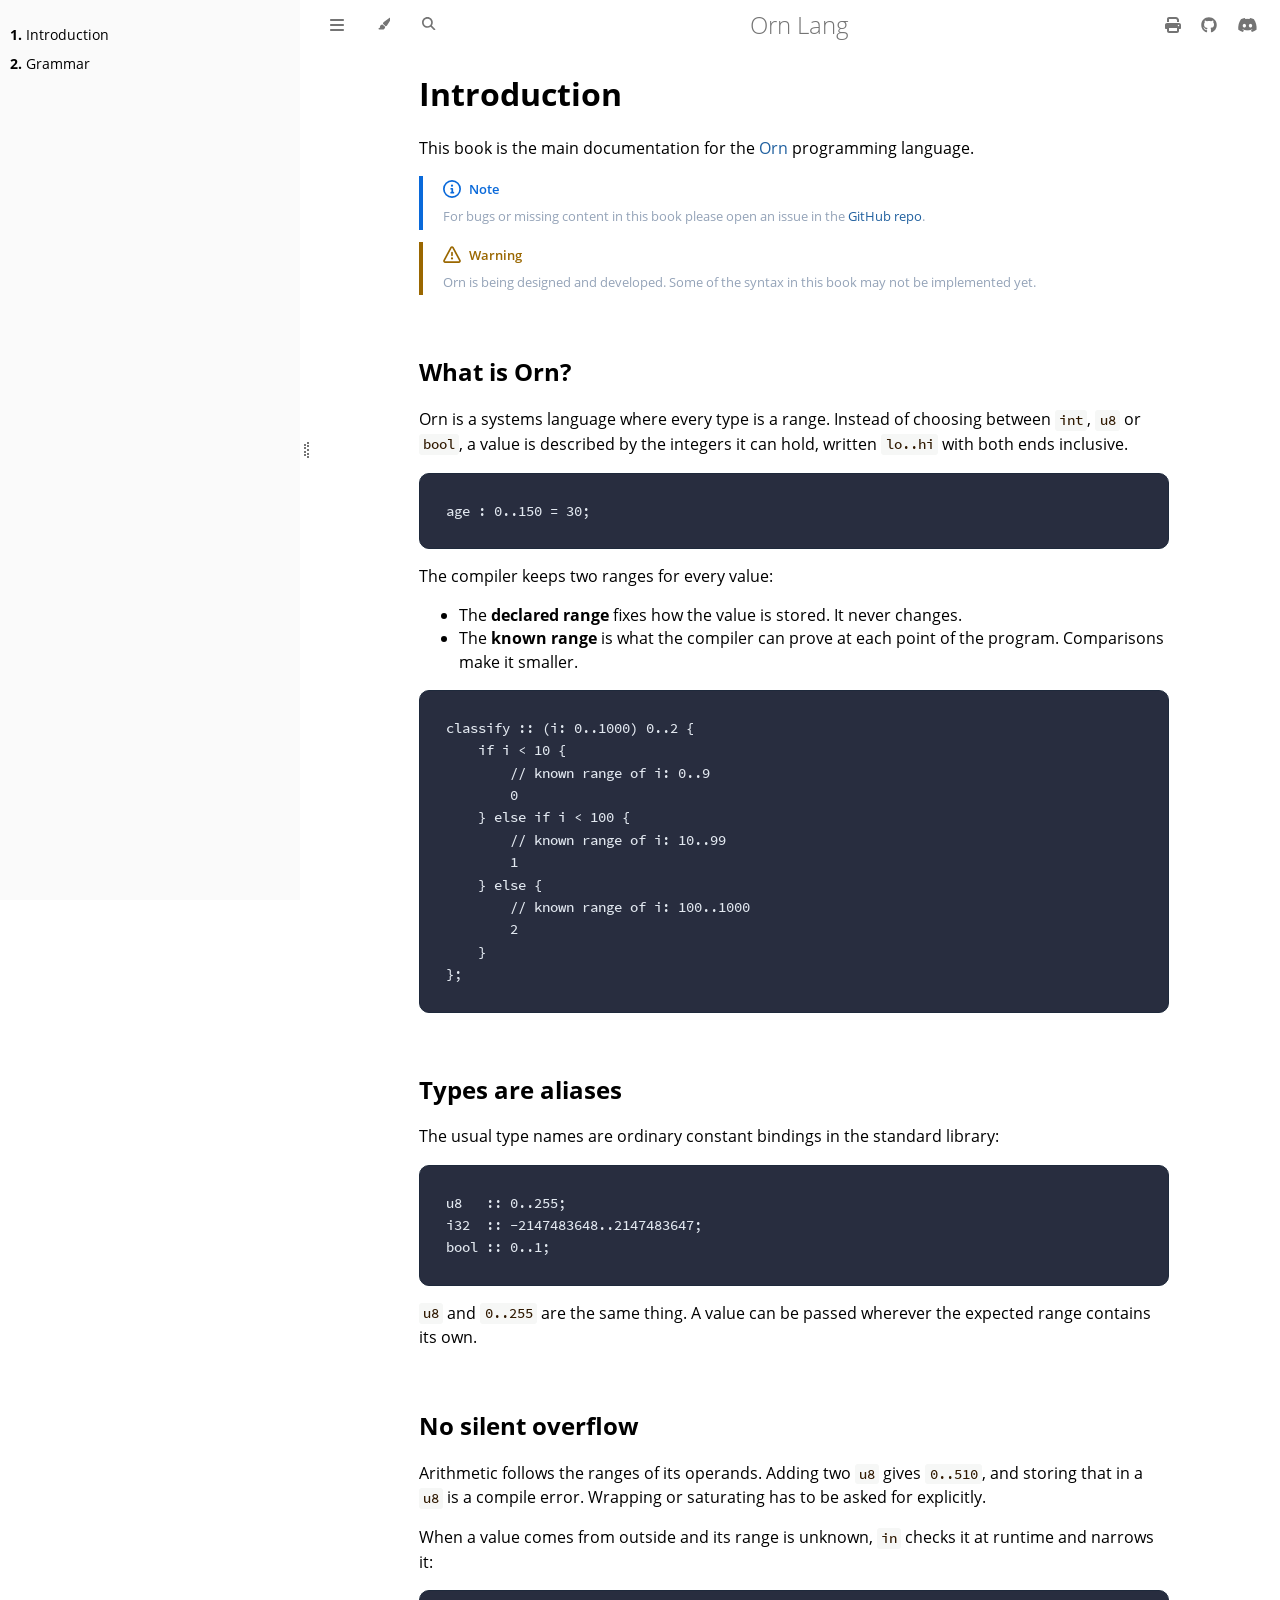
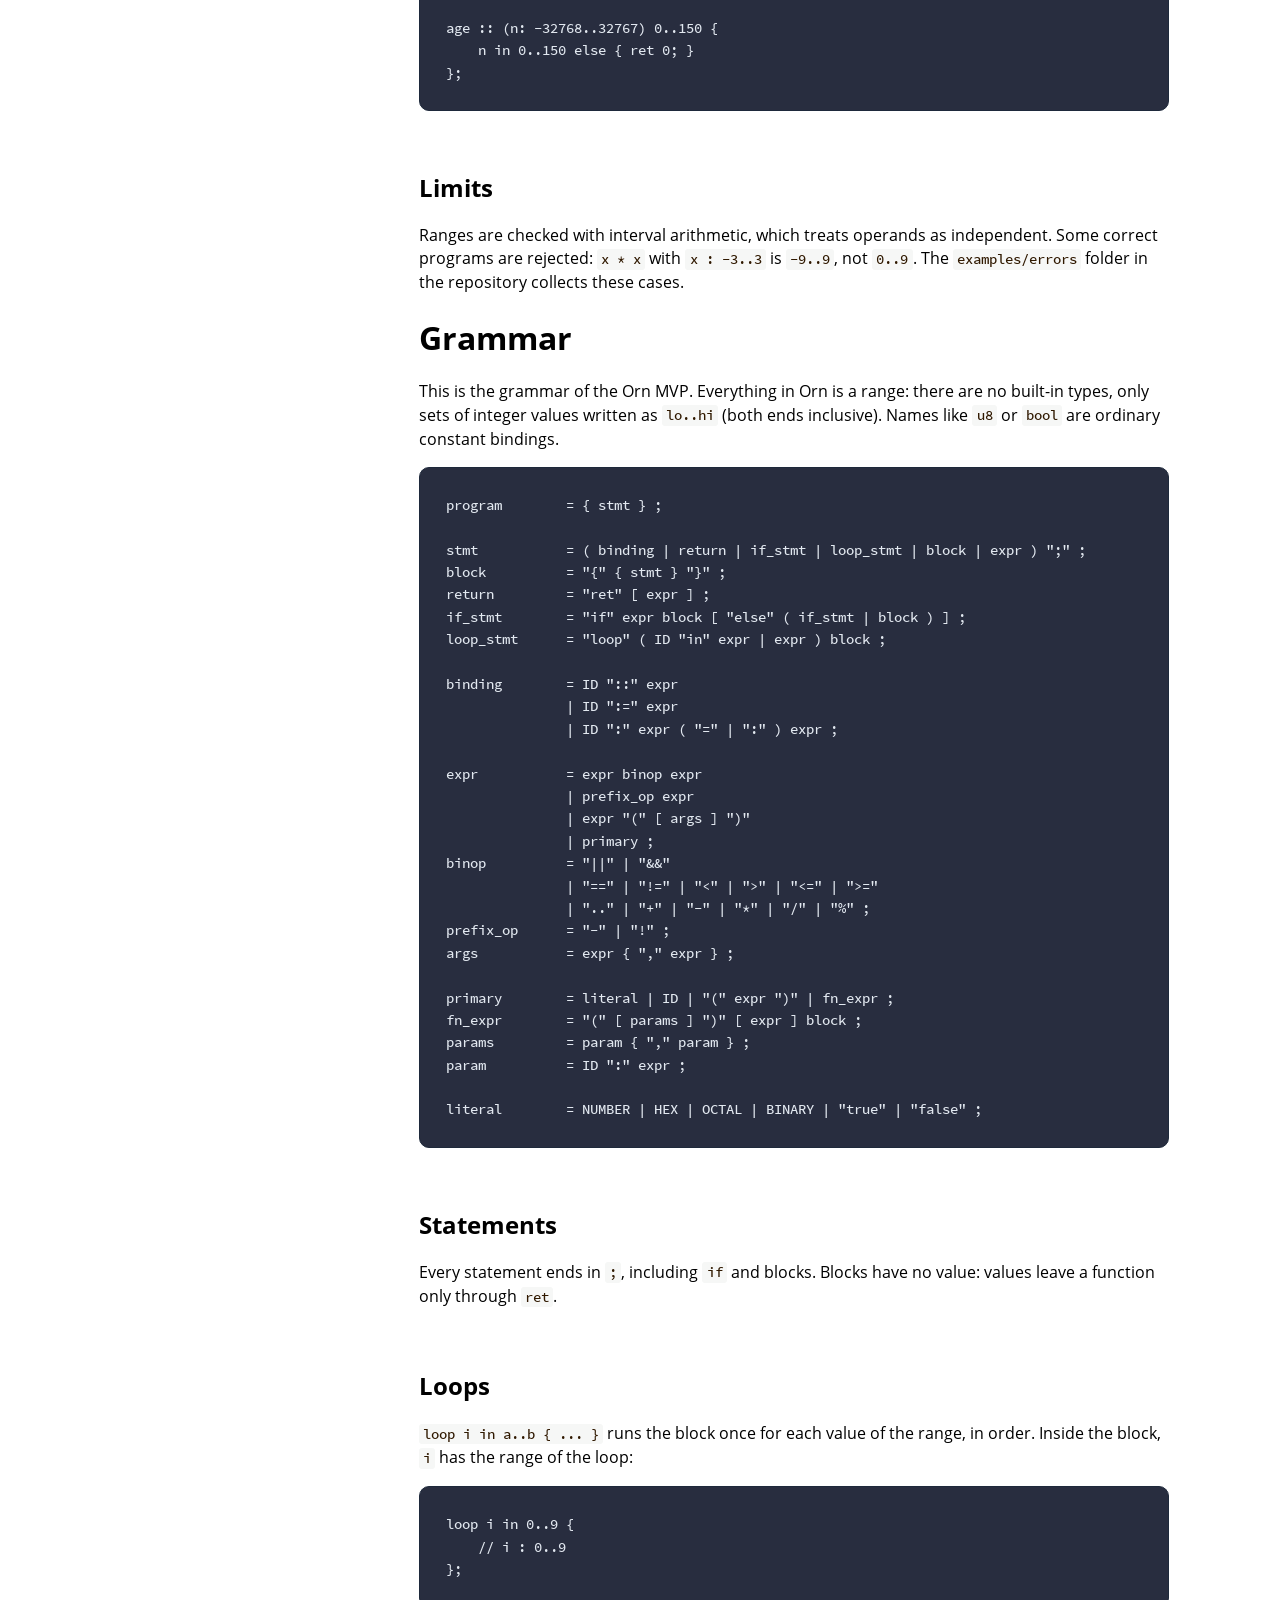
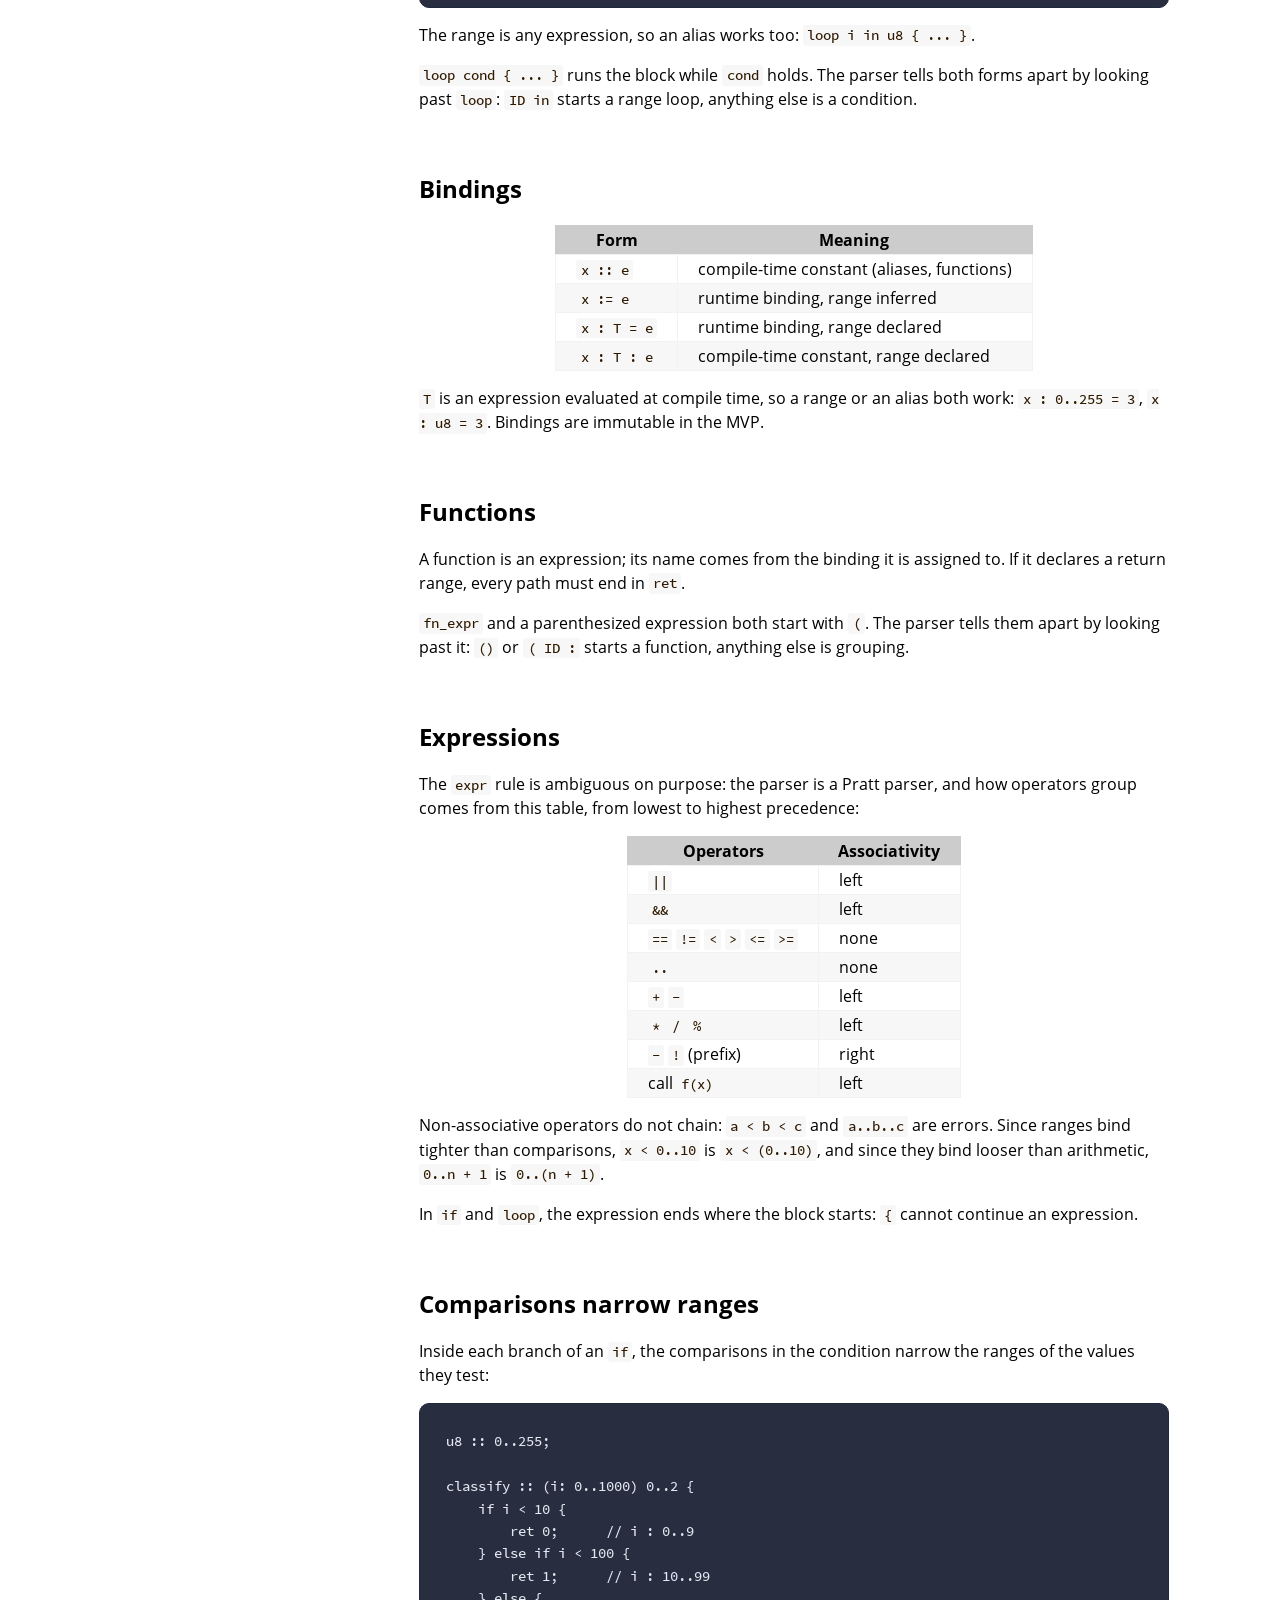
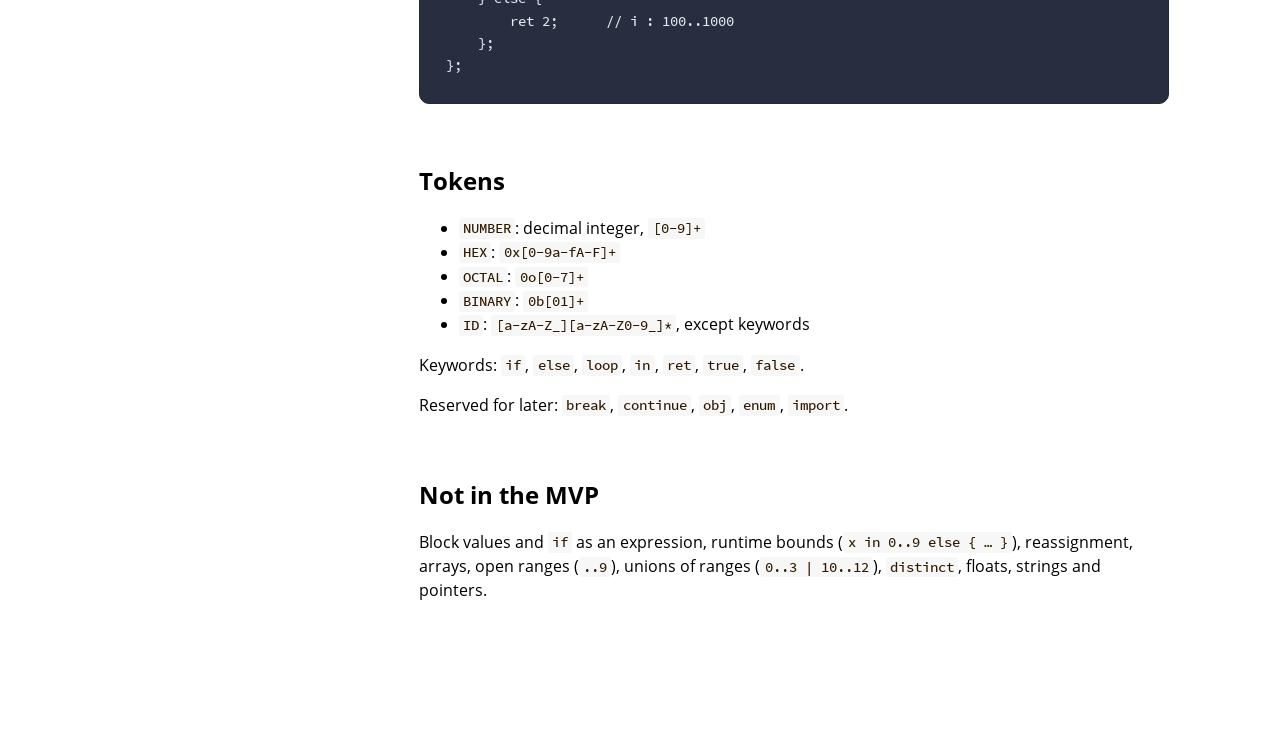
<file: print.html>
<!DOCTYPE HTML>
<html lang="en" class="light sidebar-visible" dir="ltr">
    <head>
        <!-- Book generated using mdBook -->
        <meta charset="UTF-8">
        <title>Orn Lang</title>
        <meta name="robots" content="noindex">


        <!-- Custom HTML head -->
        <link rel="stylesheet" href="https://cdnjs.cloudflare.com/ajax/libs/font-awesome/6.5.1/css/all.min.css">
        
        <script>
        document.addEventListener('DOMContentLoaded', function() {
            var rightButtons = document.querySelector('.right-buttons');
            if (rightButtons) {
                var link = document.createElement('a');
                link.href = 'https://discord.gg/E8qqVC9jcf';
                link.target = '_blank';
                link.className = 'icon-button';
                link.title = 'Discord';
                link.innerHTML = '<i class="fa-brands fa-discord"></i>';
                rightButtons.appendChild(link);
            }
        });
        </script>

        <meta name="description" content="">
        <meta name="viewport" content="width=device-width, initial-scale=1">
        <meta name="theme-color" content="#ffffff">

        <link rel="icon" href="favicon-de23e50b.svg">
        <link rel="shortcut icon" href="favicon-8114d1fc.png">
        <link rel="stylesheet" href="css/variables-8adf115d.css">
        <link rel="stylesheet" href="css/general-2459343d.css">
        <link rel="stylesheet" href="css/chrome-ae938929.css">
        <link rel="stylesheet" href="css/print-9e4910d8.css" media="print">

        <!-- Fonts -->
        <link rel="stylesheet" href="fonts/fonts-9644e21d.css">

        <!-- Highlight.js Stylesheets -->
        <link rel="stylesheet" id="mdbook-highlight-css" href="highlight-493f70e1.css">
        <link rel="stylesheet" id="mdbook-tomorrow-night-css" href="tomorrow-night-4c0ae647.css">
        <link rel="stylesheet" id="mdbook-ayu-highlight-css" href="ayu-highlight-3fdfc3ac.css">

        <!-- Custom theme stylesheets -->
        <link rel="stylesheet" href="theme/reference-8b18d81a.css">


        <!-- Provide site root and default themes to javascript -->
        <script>
            const path_to_root = "";
            const default_light_theme = "light";
            const default_dark_theme = "navy";
            window.path_to_searchindex_js = "searchindex-37eec347.js";
        </script>
        <!-- Start loading toc.js asap -->
        <script src="toc-73e76ee1.js"></script>
    </head>
    <body>
    <div id="mdbook-help-container">
        <div id="mdbook-help-popup">
            <h2 class="mdbook-help-title">Keyboard shortcuts</h2>
            <div>
                <p>Press <kbd>←</kbd> or <kbd>→</kbd> to navigate between chapters</p>
                <p>Press <kbd>S</kbd> or <kbd>/</kbd> to search in the book</p>
                <p>Press <kbd>?</kbd> to show this help</p>
                <p>Press <kbd>Esc</kbd> to hide this help</p>
            </div>
        </div>
    </div>
    <div id="mdbook-body-container">
        <!-- Work around some values being stored in localStorage wrapped in quotes -->
        <script>
            try {
                let theme = localStorage.getItem('mdbook-theme');
                let sidebar = localStorage.getItem('mdbook-sidebar');

                if (theme.startsWith('"') && theme.endsWith('"')) {
                    localStorage.setItem('mdbook-theme', theme.slice(1, theme.length - 1));
                }

                if (sidebar.startsWith('"') && sidebar.endsWith('"')) {
                    localStorage.setItem('mdbook-sidebar', sidebar.slice(1, sidebar.length - 1));
                }
            } catch (e) { }
        </script>

        <!-- Set the theme before any content is loaded, prevents flash -->
        <script>
            const default_theme = window.matchMedia("(prefers-color-scheme: dark)").matches ? default_dark_theme : default_light_theme;
            let theme;
            try { theme = localStorage.getItem('mdbook-theme'); } catch(e) { }
            if (theme === null || theme === undefined) { theme = default_theme; }
            const html = document.documentElement;
            html.classList.remove('light')
            html.classList.add(theme);
            html.classList.add("js");
        </script>

        <input type="checkbox" id="mdbook-sidebar-toggle-anchor" class="hidden">

        <!-- Hide / unhide sidebar before it is displayed -->
        <script>
            let sidebar = null;
            const sidebar_toggle = document.getElementById("mdbook-sidebar-toggle-anchor");
            if (document.body.clientWidth >= 1080) {
                try { sidebar = localStorage.getItem('mdbook-sidebar'); } catch(e) { }
                sidebar = sidebar || 'visible';
            } else {
                sidebar = 'hidden';
                sidebar_toggle.checked = false;
            }
            if (sidebar === 'visible') {
                sidebar_toggle.checked = true;
            } else {
                html.classList.remove('sidebar-visible');
            }
        </script>

        <nav id="mdbook-sidebar" class="sidebar" aria-label="Table of contents">
            <!-- populated by js -->
            <mdbook-sidebar-scrollbox class="sidebar-scrollbox"></mdbook-sidebar-scrollbox>
            <noscript>
                <iframe class="sidebar-iframe-outer" src="toc.html"></iframe>
            </noscript>
            <div id="mdbook-sidebar-resize-handle" class="sidebar-resize-handle">
                <div class="sidebar-resize-indicator"></div>
            </div>
        </nav>

        <div id="mdbook-page-wrapper" class="page-wrapper">

            <div class="page">
                <div id="mdbook-menu-bar-hover-placeholder"></div>
                <div id="mdbook-menu-bar" class="menu-bar sticky">
                    <div class="left-buttons">
                        <label id="mdbook-sidebar-toggle" class="icon-button" for="mdbook-sidebar-toggle-anchor" title="Toggle Table of Contents" aria-label="Toggle Table of Contents" aria-controls="mdbook-sidebar">
                            <span class=fa-svg><svg xmlns="http://www.w3.org/2000/svg" viewBox="0 0 448 512"><!--! Font Awesome Free 6.2.0 by @fontawesome - https://fontawesome.com License - https://fontawesome.com/license/free (Icons: CC BY 4.0, Fonts: SIL OFL 1.1, Code: MIT License) Copyright 2022 Fonticons, Inc. --><path d="M0 96C0 78.3 14.3 64 32 64H416c17.7 0 32 14.3 32 32s-14.3 32-32 32H32C14.3 128 0 113.7 0 96zM0 256c0-17.7 14.3-32 32-32H416c17.7 0 32 14.3 32 32s-14.3 32-32 32H32c-17.7 0-32-14.3-32-32zM448 416c0 17.7-14.3 32-32 32H32c-17.7 0-32-14.3-32-32s14.3-32 32-32H416c17.7 0 32 14.3 32 32z"/></svg></span>
                        </label>
                        <button id="mdbook-theme-toggle" class="icon-button" type="button" title="Change theme" aria-label="Change theme" aria-haspopup="true" aria-expanded="false" aria-controls="mdbook-theme-list">
                            <span class=fa-svg><svg xmlns="http://www.w3.org/2000/svg" viewBox="0 0 576 512"><!--! Font Awesome Free 6.2.0 by @fontawesome - https://fontawesome.com License - https://fontawesome.com/license/free (Icons: CC BY 4.0, Fonts: SIL OFL 1.1, Code: MIT License) Copyright 2022 Fonticons, Inc. --><path d="M371.3 367.1c27.3-3.9 51.9-19.4 67.2-42.9L600.2 74.1c12.6-19.5 9.4-45.3-7.6-61.2S549.7-4.4 531.1 9.6L294.4 187.2c-24 18-38.2 46.1-38.4 76.1L371.3 367.1zm-19.6 25.4l-116-104.4C175.9 290.3 128 339.6 128 400c0 3.9 .2 7.8 .6 11.6c1.8 17.5-10.2 36.4-27.8 36.4H96c-17.7 0-32 14.3-32 32s14.3 32 32 32H240c61.9 0 112-50.1 112-112c0-2.5-.1-5-.2-7.5z"/></svg></span>
                        </button>
                        <ul id="mdbook-theme-list" class="theme-popup" aria-label="Themes" role="menu">
                            <li role="none"><button role="menuitem" class="theme" id="mdbook-theme-default_theme">Auto</button></li>
                            <li role="none"><button role="menuitem" class="theme" id="mdbook-theme-light">Light</button></li>
                            <li role="none"><button role="menuitem" class="theme" id="mdbook-theme-rust">Rust</button></li>
                            <li role="none"><button role="menuitem" class="theme" id="mdbook-theme-coal">Coal</button></li>
                            <li role="none"><button role="menuitem" class="theme" id="mdbook-theme-navy">Navy</button></li>
                            <li role="none"><button role="menuitem" class="theme" id="mdbook-theme-ayu">Ayu</button></li>
                        </ul>
                        <button id="mdbook-search-toggle" class="icon-button" type="button" title="Search (`/`)" aria-label="Toggle Searchbar" aria-expanded="false" aria-keyshortcuts="/ s" aria-controls="mdbook-searchbar">
                            <span class=fa-svg><svg xmlns="http://www.w3.org/2000/svg" viewBox="0 0 512 512"><!--! Font Awesome Free 6.2.0 by @fontawesome - https://fontawesome.com License - https://fontawesome.com/license/free (Icons: CC BY 4.0, Fonts: SIL OFL 1.1, Code: MIT License) Copyright 2022 Fonticons, Inc. --><path d="M416 208c0 45.9-14.9 88.3-40 122.7L502.6 457.4c12.5 12.5 12.5 32.8 0 45.3s-32.8 12.5-45.3 0L330.7 376c-34.4 25.2-76.8 40-122.7 40C93.1 416 0 322.9 0 208S93.1 0 208 0S416 93.1 416 208zM208 352c79.5 0 144-64.5 144-144s-64.5-144-144-144S64 128.5 64 208s64.5 144 144 144z"/></svg></span>
                        </button>
                    </div>

                    <h1 class="menu-title">Orn Lang</h1>

                    <div class="right-buttons">
                        <a href="print.html" title="Print this book" aria-label="Print this book">
                            <span class=fa-svg id="print-button"><svg xmlns="http://www.w3.org/2000/svg" viewBox="0 0 512 512"><!--! Font Awesome Free 6.2.0 by @fontawesome - https://fontawesome.com License - https://fontawesome.com/license/free (Icons: CC BY 4.0, Fonts: SIL OFL 1.1, Code: MIT License) Copyright 2022 Fonticons, Inc. --><path d="M128 0C92.7 0 64 28.7 64 64v96h64V64H354.7L384 93.3V160h64V93.3c0-17-6.7-33.3-18.7-45.3L400 18.7C388 6.7 371.7 0 354.7 0H128zM384 352v32 64H128V384 368 352H384zm64 32h32c17.7 0 32-14.3 32-32V256c0-35.3-28.7-64-64-64H64c-35.3 0-64 28.7-64 64v96c0 17.7 14.3 32 32 32H64v64c0 35.3 28.7 64 64 64H384c35.3 0 64-28.7 64-64V384zm-16-88c-13.3 0-24-10.7-24-24s10.7-24 24-24s24 10.7 24 24s-10.7 24-24 24z"/></svg></span>
                        </a>
                        <a href="https://github.com/pabloosabaterr/Orn-rework" title="Git repository" aria-label="Git repository">
                            <span class=fa-svg><svg xmlns="http://www.w3.org/2000/svg" viewBox="0 0 496 512"><!--! Font Awesome Free 6.2.0 by @fontawesome - https://fontawesome.com License - https://fontawesome.com/license/free (Icons: CC BY 4.0, Fonts: SIL OFL 1.1, Code: MIT License) Copyright 2022 Fonticons, Inc. --><path d="M165.9 397.4c0 2-2.3 3.6-5.2 3.6-3.3.3-5.6-1.3-5.6-3.6 0-2 2.3-3.6 5.2-3.6 3-.3 5.6 1.3 5.6 3.6zm-31.1-4.5c-.7 2 1.3 4.3 4.3 4.9 2.6 1 5.6 0 6.2-2s-1.3-4.3-4.3-5.2c-2.6-.7-5.5.3-6.2 2.3zm44.2-1.7c-2.9.7-4.9 2.6-4.6 4.9.3 2 2.9 3.3 5.9 2.6 2.9-.7 4.9-2.6 4.6-4.6-.3-1.9-3-3.2-5.9-2.9zM244.8 8C106.1 8 0 113.3 0 252c0 110.9 69.8 205.8 169.5 239.2 12.8 2.3 17.3-5.6 17.3-12.1 0-6.2-.3-40.4-.3-61.4 0 0-70 15-84.7-29.8 0 0-11.4-29.1-27.8-36.6 0 0-22.9-15.7 1.6-15.4 0 0 24.9 2 38.6 25.8 21.9 38.6 58.6 27.5 72.9 20.9 2.3-16 8.8-27.1 16-33.7-55.9-6.2-112.3-14.3-112.3-110.5 0-27.5 7.6-41.3 23.6-58.9-2.6-6.5-11.1-33.3 2.6-67.9 20.9-6.5 69 27 69 27 20-5.6 41.5-8.5 62.8-8.5s42.8 2.9 62.8 8.5c0 0 48.1-33.6 69-27 13.7 34.7 5.2 61.4 2.6 67.9 16 17.7 25.8 31.5 25.8 58.9 0 96.5-58.9 104.2-114.8 110.5 9.2 7.9 17 22.9 17 46.4 0 33.7-.3 75.4-.3 83.6 0 6.5 4.6 14.4 17.3 12.1C428.2 457.8 496 362.9 496 252 496 113.3 383.5 8 244.8 8zM97.2 352.9c-1.3 1-1 3.3.7 5.2 1.6 1.6 3.9 2.3 5.2 1 1.3-1 1-3.3-.7-5.2-1.6-1.6-3.9-2.3-5.2-1zm-10.8-8.1c-.7 1.3.3 2.9 2.3 3.9 1.6 1 3.6.7 4.3-.7.7-1.3-.3-2.9-2.3-3.9-2-.6-3.6-.3-4.3.7zm32.4 35.6c-1.6 1.3-1 4.3 1.3 6.2 2.3 2.3 5.2 2.6 6.5 1 1.3-1.3.7-4.3-1.3-6.2-2.2-2.3-5.2-2.6-6.5-1zm-11.4-14.7c-1.6 1-1.6 3.6 0 5.9 1.6 2.3 4.3 3.3 5.6 2.3 1.6-1.3 1.6-3.9 0-6.2-1.4-2.3-4-3.3-5.6-2z"/></svg></span>
                        </a>

                    </div>
                </div>

                <div id="mdbook-search-wrapper" class="hidden">
                    <form id="mdbook-searchbar-outer" class="searchbar-outer">
                        <div class="search-wrapper">
                            <input type="search" id="mdbook-searchbar" name="searchbar" placeholder="Search this book ..." aria-controls="mdbook-searchresults-outer" aria-describedby="searchresults-header">
                            <div class="spinner-wrapper">
                                <span class=fa-svg id="fa-spin"><svg xmlns="http://www.w3.org/2000/svg" viewBox="0 0 512 512"><!--! Font Awesome Free 6.2.0 by @fontawesome - https://fontawesome.com License - https://fontawesome.com/license/free (Icons: CC BY 4.0, Fonts: SIL OFL 1.1, Code: MIT License) Copyright 2022 Fonticons, Inc. --><path d="M304 48c0-26.5-21.5-48-48-48s-48 21.5-48 48s21.5 48 48 48s48-21.5 48-48zm0 416c0-26.5-21.5-48-48-48s-48 21.5-48 48s21.5 48 48 48s48-21.5 48-48zM48 304c26.5 0 48-21.5 48-48s-21.5-48-48-48s-48 21.5-48 48s21.5 48 48 48zm464-48c0-26.5-21.5-48-48-48s-48 21.5-48 48s21.5 48 48 48s48-21.5 48-48zM142.9 437c18.7-18.7 18.7-49.1 0-67.9s-49.1-18.7-67.9 0s-18.7 49.1 0 67.9s49.1 18.7 67.9 0zm0-294.2c18.7-18.7 18.7-49.1 0-67.9S93.7 56.2 75 75s-18.7 49.1 0 67.9s49.1 18.7 67.9 0zM369.1 437c18.7 18.7 49.1 18.7 67.9 0s18.7-49.1 0-67.9s-49.1-18.7-67.9 0s-18.7 49.1 0 67.9z"/></svg></span>
                            </div>
                        </div>
                    </form>
                    <div id="mdbook-searchresults-outer" class="searchresults-outer hidden">
                        <div id="mdbook-searchresults-header" class="searchresults-header"></div>
                        <ul id="mdbook-searchresults">
                        </ul>
                    </div>
                </div>

                <!-- Apply ARIA attributes after the sidebar and the sidebar toggle button are added to the DOM -->
                <script>
                    document.getElementById('mdbook-sidebar-toggle').setAttribute('aria-expanded', sidebar === 'visible');
                    document.getElementById('mdbook-sidebar').setAttribute('aria-hidden', sidebar !== 'visible');
                    Array.from(document.querySelectorAll('#mdbook-sidebar a')).forEach(function(link) {
                        link.setAttribute('tabIndex', sidebar === 'visible' ? 0 : -1);
                    });
                </script>

                <div id="mdbook-content" class="content">
                    <main>
                        <h1 id="introduction"><a class="header" href="#introduction">Introduction</a></h1>
<p>This book is the main documentation for the
<a href="https://github.com/pabloosabaterr/Orn-rework">Orn</a> programming language.</p>
<blockquote class="blockquote-tag blockquote-tag-note">
<p class="blockquote-tag-title"><svg viewbox="0 0 16 16" width="18" height="18"><path d="M0 8a8 8 0 1 1 16 0A8 8 0 0 1 0 8Zm8-6.5a6.5 6.5 0 1 0 0 13 6.5 6.5 0 0 0 0-13ZM6.5 7.75A.75.75 0 0 1 7.25 7h1a.75.75 0 0 1 .75.75v2.75h.25a.75.75 0 0 1 0 1.5h-2a.75.75 0 0 1 0-1.5h.25v-2h-.25a.75.75 0 0 1-.75-.75ZM8 6a1 1 0 1 1 0-2 1 1 0 0 1 0 2Z"></path></svg>Note</p>
<p>For bugs or missing content in this book please open an issue in the
<a href="https://github.com/pabloosabaterr/Orn-rework/issues">GitHub repo</a>.</p>
</blockquote>
<blockquote class="blockquote-tag blockquote-tag-warning">
<p class="blockquote-tag-title"><svg viewbox="0 0 16 16" width="18" height="18"><path d="M6.457 1.047c.659-1.234 2.427-1.234 3.086 0l6.082 11.378A1.75 1.75 0 0 1 14.082 15H1.918a1.75 1.75 0 0 1-1.543-2.575Zm1.763.707a.25.25 0 0 0-.44 0L1.698 13.132a.25.25 0 0 0 .22.368h12.164a.25.25 0 0 0 .22-.368Zm.53 3.996v2.5a.75.75 0 0 1-1.5 0v-2.5a.75.75 0 0 1 1.5 0ZM9 11a1 1 0 1 1-2 0 1 1 0 0 1 2 0Z"></path></svg>Warning</p>
<p>Orn is being designed and developed. Some of the syntax in this book may not
be implemented yet.</p>
</blockquote>
<h2 id="what-is-orn"><a class="header" href="#what-is-orn">What is Orn?</a></h2>
<p>Orn is a systems language where every type is a range. Instead of choosing
between <code>int</code>, <code>u8</code> or <code>bool</code>, a value is described by the integers it can
hold, written <code>lo..hi</code> with both ends inclusive.</p>
<pre><code>age : 0..150 = 30;
</code></pre>
<p>The compiler keeps two ranges for every value:</p>
<ul>
<li>The <strong>declared range</strong> fixes how the value is stored. It never changes.</li>
<li>The <strong>known range</strong> is what the compiler can prove at each point of the
program. Comparisons make it smaller.</li>
</ul>
<pre><code>classify :: (i: 0..1000) 0..2 {
    if i &lt; 10 {
        // known range of i: 0..9
        0
    } else if i &lt; 100 {
        // known range of i: 10..99
        1
    } else {
        // known range of i: 100..1000
        2
    }
};
</code></pre>
<h2 id="types-are-aliases"><a class="header" href="#types-are-aliases">Types are aliases</a></h2>
<p>The usual type names are ordinary constant bindings in the standard library:</p>
<pre><code>u8   :: 0..255;
i32  :: -2147483648..2147483647;
bool :: 0..1;
</code></pre>
<p><code>u8</code> and <code>0..255</code> are the same thing. A value can be passed wherever the
expected range contains its own.</p>
<h2 id="no-silent-overflow"><a class="header" href="#no-silent-overflow">No silent overflow</a></h2>
<p>Arithmetic follows the ranges of its operands. Adding two <code>u8</code> gives <code>0..510</code>,
and storing that in a <code>u8</code> is a compile error. Wrapping or saturating has to be
asked for explicitly.</p>
<p>When a value comes from outside and its range is unknown, <code>in</code> checks it at
runtime and narrows it:</p>
<pre><code>age :: (n: -32768..32767) 0..150 {
    n in 0..150 else { ret 0; }
};
</code></pre>
<h2 id="limits"><a class="header" href="#limits">Limits</a></h2>
<p>Ranges are checked with interval arithmetic, which treats operands as
independent. Some correct programs are rejected: <code>x * x</code> with <code>x : -3..3</code> is
<code>-9..9</code>, not <code>0..9</code>. The <code>examples/errors</code> folder in the repository collects
these cases.</p>
<div style="break-before: page; page-break-before: always;"></div>
<h1 id="grammar"><a class="header" href="#grammar">Grammar</a></h1>
<p>This is the grammar of the Orn MVP. Everything in Orn is a range: there are no
built-in types, only sets of integer values written as <code>lo..hi</code> (both ends
inclusive). Names like <code>u8</code> or <code>bool</code> are ordinary constant bindings.</p>
<pre><code class="language-ebnf">program        = { stmt } ;

stmt           = ( binding | return | if_stmt | loop_stmt | block | expr ) ";" ;
block          = "{" { stmt } "}" ;
return         = "ret" [ expr ] ;
if_stmt        = "if" expr block [ "else" ( if_stmt | block ) ] ;
loop_stmt      = "loop" ( ID "in" expr | expr ) block ;

binding        = ID "::" expr
               | ID ":=" expr
               | ID ":" expr ( "=" | ":" ) expr ;

expr           = expr binop expr
               | prefix_op expr
               | expr "(" [ args ] ")"
               | primary ;
binop          = "||" | "&amp;&amp;"
               | "==" | "!=" | "&lt;" | "&gt;" | "&lt;=" | "&gt;="
               | ".." | "+" | "-" | "*" | "/" | "%" ;
prefix_op      = "-" | "!" ;
args           = expr { "," expr } ;

primary        = literal | ID | "(" expr ")" | fn_expr ;
fn_expr        = "(" [ params ] ")" [ expr ] block ;
params         = param { "," param } ;
param          = ID ":" expr ;

literal        = NUMBER | HEX | OCTAL | BINARY | "true" | "false" ;
</code></pre>
<h2 id="statements"><a class="header" href="#statements">Statements</a></h2>
<p>Every statement ends in <code>;</code>, including <code>if</code> and blocks. Blocks have no value:
values leave a function only through <code>ret</code>.</p>
<h2 id="loops"><a class="header" href="#loops">Loops</a></h2>
<p><code>loop i in a..b { ... }</code> runs the block once for each value of the range, in
order. Inside the block, <code>i</code> has the range of the loop:</p>
<pre><code>loop i in 0..9 {
    // i : 0..9
};
</code></pre>
<p>The range is any expression, so an alias works too: <code>loop i in u8 { ... }</code>.</p>
<p><code>loop cond { ... }</code> runs the block while <code>cond</code> holds. The parser tells both
forms apart by looking past <code>loop</code>: <code>ID in</code> starts a range loop, anything else
is a condition.</p>
<h2 id="bindings"><a class="header" href="#bindings">Bindings</a></h2>
<div class="table-wrapper">
<table>
<thead>
<tr><th>Form</th><th>Meaning</th></tr>
</thead>
<tbody>
<tr><td><code>x :: e</code></td><td>compile-time constant (aliases, functions)</td></tr>
<tr><td><code>x := e</code></td><td>runtime binding, range inferred</td></tr>
<tr><td><code>x : T = e</code></td><td>runtime binding, range declared</td></tr>
<tr><td><code>x : T : e</code></td><td>compile-time constant, range declared</td></tr>
</tbody>
</table>
</div>
<p><code>T</code> is an expression evaluated at compile time, so a range or an alias both
work: <code>x : 0..255 = 3</code>, <code>x : u8 = 3</code>. Bindings are immutable in the MVP.</p>
<h2 id="functions"><a class="header" href="#functions">Functions</a></h2>
<p>A function is an expression; its name comes from the binding it is assigned
to. If it declares a return range, every path must end in <code>ret</code>.</p>
<p><code>fn_expr</code> and a parenthesized expression both start with <code>(</code>. The parser
tells them apart by looking past it: <code>()</code> or <code>( ID :</code> starts a function,
anything else is grouping.</p>
<h2 id="expressions"><a class="header" href="#expressions">Expressions</a></h2>
<p>The <code>expr</code> rule is ambiguous on purpose: the parser is a Pratt parser, and
how operators group comes from this table, from lowest to highest precedence:</p>
<div class="table-wrapper">
<table>
<thead>
<tr><th>Operators</th><th>Associativity</th></tr>
</thead>
<tbody>
<tr><td><code>||</code></td><td>left</td></tr>
<tr><td><code>&amp;&amp;</code></td><td>left</td></tr>
<tr><td><code>==</code> <code>!=</code> <code>&lt;</code> <code>&gt;</code> <code>&lt;=</code> <code>&gt;=</code></td><td>none</td></tr>
<tr><td><code>..</code></td><td>none</td></tr>
<tr><td><code>+</code> <code>-</code></td><td>left</td></tr>
<tr><td><code>*</code> <code>/</code> <code>%</code></td><td>left</td></tr>
<tr><td><code>-</code> <code>!</code> (prefix)</td><td>right</td></tr>
<tr><td>call <code>f(x)</code></td><td>left</td></tr>
</tbody>
</table>
</div>
<p>Non-associative operators do not chain: <code>a &lt; b &lt; c</code> and <code>a..b..c</code> are errors.
Since ranges bind tighter than comparisons, <code>x &lt; 0..10</code> is <code>x &lt; (0..10)</code>, and
since they bind looser than arithmetic, <code>0..n + 1</code> is <code>0..(n + 1)</code>.</p>
<p>In <code>if</code> and <code>loop</code>, the expression ends where the block starts: <code>{</code> cannot
continue an expression.</p>
<h2 id="comparisons-narrow-ranges"><a class="header" href="#comparisons-narrow-ranges">Comparisons narrow ranges</a></h2>
<p>Inside each branch of an <code>if</code>, the comparisons in the condition narrow the
ranges of the values they test:</p>
<pre><code>u8 :: 0..255;

classify :: (i: 0..1000) 0..2 {
    if i &lt; 10 {
        ret 0;      // i : 0..9
    } else if i &lt; 100 {
        ret 1;      // i : 10..99
    } else {
        ret 2;      // i : 100..1000
    };
};
</code></pre>
<h2 id="tokens"><a class="header" href="#tokens">Tokens</a></h2>
<ul>
<li><code>NUMBER</code>: decimal integer, <code>[0-9]+</code></li>
<li><code>HEX</code>: <code>0x[0-9a-fA-F]+</code></li>
<li><code>OCTAL</code>: <code>0o[0-7]+</code></li>
<li><code>BINARY</code>: <code>0b[01]+</code></li>
<li><code>ID</code>: <code>[a-zA-Z_][a-zA-Z0-9_]*</code>, except keywords</li>
</ul>
<p>Keywords: <code>if</code>, <code>else</code>, <code>loop</code>, <code>in</code>, <code>ret</code>, <code>true</code>, <code>false</code>.</p>
<p>Reserved for later: <code>break</code>, <code>continue</code>, <code>obj</code>, <code>enum</code>, <code>import</code>.</p>
<h2 id="not-in-the-mvp"><a class="header" href="#not-in-the-mvp">Not in the MVP</a></h2>
<p>Block values and <code>if</code> as an expression, runtime bounds (<code>x in 0..9 else { … }</code>),
reassignment, arrays, open ranges (<code>..9</code>), unions of ranges (<code>0..3 | 10..12</code>), <code>distinct</code>,
floats, strings and pointers.</p>

                    </main>

                    <nav class="nav-wrapper" aria-label="Page navigation">
                        <!-- Mobile navigation buttons -->


                        <div style="clear: both"></div>
                    </nav>
                </div>
            </div>

            <nav class="nav-wide-wrapper" aria-label="Page navigation">

            </nav>

        </div>

        <template id=fa-eye><span class=fa-svg><svg xmlns="http://www.w3.org/2000/svg" viewBox="0 0 576 512"><!--! Font Awesome Free 6.2.0 by @fontawesome - https://fontawesome.com License - https://fontawesome.com/license/free (Icons: CC BY 4.0, Fonts: SIL OFL 1.1, Code: MIT License) Copyright 2022 Fonticons, Inc. --><path d="M288 32c-80.8 0-145.5 36.8-192.6 80.6C48.6 156 17.3 208 2.5 243.7c-3.3 7.9-3.3 16.7 0 24.6C17.3 304 48.6 356 95.4 399.4C142.5 443.2 207.2 480 288 480s145.5-36.8 192.6-80.6c46.8-43.5 78.1-95.4 93-131.1c3.3-7.9 3.3-16.7 0-24.6c-14.9-35.7-46.2-87.7-93-131.1C433.5 68.8 368.8 32 288 32zM432 256c0 79.5-64.5 144-144 144s-144-64.5-144-144s64.5-144 144-144s144 64.5 144 144zM288 192c0 35.3-28.7 64-64 64c-11.5 0-22.3-3-31.6-8.4c-.2 2.8-.4 5.5-.4 8.4c0 53 43 96 96 96s96-43 96-96s-43-96-96-96c-2.8 0-5.6 .1-8.4 .4c5.3 9.3 8.4 20.1 8.4 31.6z"/></svg></span></template>
        <template id=fa-eye-slash><span class=fa-svg><svg xmlns="http://www.w3.org/2000/svg" viewBox="0 0 640 512"><!--! Font Awesome Free 6.2.0 by @fontawesome - https://fontawesome.com License - https://fontawesome.com/license/free (Icons: CC BY 4.0, Fonts: SIL OFL 1.1, Code: MIT License) Copyright 2022 Fonticons, Inc. --><path d="M38.8 5.1C28.4-3.1 13.3-1.2 5.1 9.2S-1.2 34.7 9.2 42.9l592 464c10.4 8.2 25.5 6.3 33.7-4.1s6.3-25.5-4.1-33.7L525.6 386.7c39.6-40.6 66.4-86.1 79.9-118.4c3.3-7.9 3.3-16.7 0-24.6c-14.9-35.7-46.2-87.7-93-131.1C465.5 68.8 400.8 32 320 32c-68.2 0-125 26.3-169.3 60.8L38.8 5.1zM223.1 149.5C248.6 126.2 282.7 112 320 112c79.5 0 144 64.5 144 144c0 24.9-6.3 48.3-17.4 68.7L408 294.5c5.2-11.8 8-24.8 8-38.5c0-53-43-96-96-96c-2.8 0-5.6 .1-8.4 .4c5.3 9.3 8.4 20.1 8.4 31.6c0 10.2-2.4 19.8-6.6 28.3l-90.3-70.8zm223.1 298L373 389.9c-16.4 6.5-34.3 10.1-53 10.1c-79.5 0-144-64.5-144-144c0-6.9 .5-13.6 1.4-20.2L83.1 161.5C60.3 191.2 44 220.8 34.5 243.7c-3.3 7.9-3.3 16.7 0 24.6c14.9 35.7 46.2 87.7 93 131.1C174.5 443.2 239.2 480 320 480c47.8 0 89.9-12.9 126.2-32.5z"/></svg></span></template>
        <template id=fa-copy><span class=fa-svg><svg xmlns="http://www.w3.org/2000/svg" viewBox="0 0 512 512"><!--! Font Awesome Free 6.2.0 by @fontawesome - https://fontawesome.com License - https://fontawesome.com/license/free (Icons: CC BY 4.0, Fonts: SIL OFL 1.1, Code: MIT License) Copyright 2022 Fonticons, Inc. --><path d="M502.6 70.63l-61.25-61.25C435.4 3.371 427.2 0 418.7 0H255.1c-35.35 0-64 28.66-64 64l.0195 256C192 355.4 220.7 384 256 384h192c35.2 0 64-28.8 64-64V93.25C512 84.77 508.6 76.63 502.6 70.63zM464 320c0 8.836-7.164 16-16 16H255.1c-8.838 0-16-7.164-16-16L239.1 64.13c0-8.836 7.164-16 16-16h128L384 96c0 17.67 14.33 32 32 32h47.1V320zM272 448c0 8.836-7.164 16-16 16H63.1c-8.838 0-16-7.164-16-16L47.98 192.1c0-8.836 7.164-16 16-16H160V128H63.99c-35.35 0-64 28.65-64 64l.0098 256C.002 483.3 28.66 512 64 512h192c35.2 0 64-28.8 64-64v-32h-47.1L272 448z"/></svg></span></template>
        <template id=fa-play><span class=fa-svg><svg xmlns="http://www.w3.org/2000/svg" viewBox="0 0 384 512"><!--! Font Awesome Free 6.2.0 by @fontawesome - https://fontawesome.com License - https://fontawesome.com/license/free (Icons: CC BY 4.0, Fonts: SIL OFL 1.1, Code: MIT License) Copyright 2022 Fonticons, Inc. --><path d="M73 39c-14.8-9.1-33.4-9.4-48.5-.9S0 62.6 0 80V432c0 17.4 9.4 33.4 24.5 41.9s33.7 8.1 48.5-.9L361 297c14.3-8.7 23-24.2 23-41s-8.7-32.2-23-41L73 39z"/></svg></span></template>
        <template id=fa-clock-rotate-left><span class=fa-svg><svg xmlns="http://www.w3.org/2000/svg" viewBox="0 0 512 512"><!--! Font Awesome Free 6.2.0 by @fontawesome - https://fontawesome.com License - https://fontawesome.com/license/free (Icons: CC BY 4.0, Fonts: SIL OFL 1.1, Code: MIT License) Copyright 2022 Fonticons, Inc. --><path d="M75 75L41 41C25.9 25.9 0 36.6 0 57.9V168c0 13.3 10.7 24 24 24H134.1c21.4 0 32.1-25.9 17-41l-30.8-30.8C155 85.5 203 64 256 64c106 0 192 86 192 192s-86 192-192 192c-40.8 0-78.6-12.7-109.7-34.4c-14.5-10.1-34.4-6.6-44.6 7.9s-6.6 34.4 7.9 44.6C151.2 495 201.7 512 256 512c141.4 0 256-114.6 256-256S397.4 0 256 0C185.3 0 121.3 28.7 75 75zm181 53c-13.3 0-24 10.7-24 24V256c0 6.4 2.5 12.5 7 17l72 72c9.4 9.4 24.6 9.4 33.9 0s9.4-24.6 0-33.9l-65-65V152c0-13.3-10.7-24-24-24z"/></svg></span></template>



        <script>
            window.playground_copyable = true;
        </script>


        <script src="elasticlunr-ef4e11c1.min.js"></script>
        <script src="mark-09e88c2c.min.js"></script>
        <script src="searcher-c2a407aa.js"></script>

        <script src="clipboard-1626706a.min.js"></script>
        <script src="highlight-abc7f01d.js"></script>
        <script src="book-a0b12cfe.js"></script>

        <!-- Custom JS scripts -->

        <script>
        window.addEventListener('load', function() {
            window.setTimeout(window.print, 100);
        });
        </script>


    </div>
    </body>
</html>
</file>
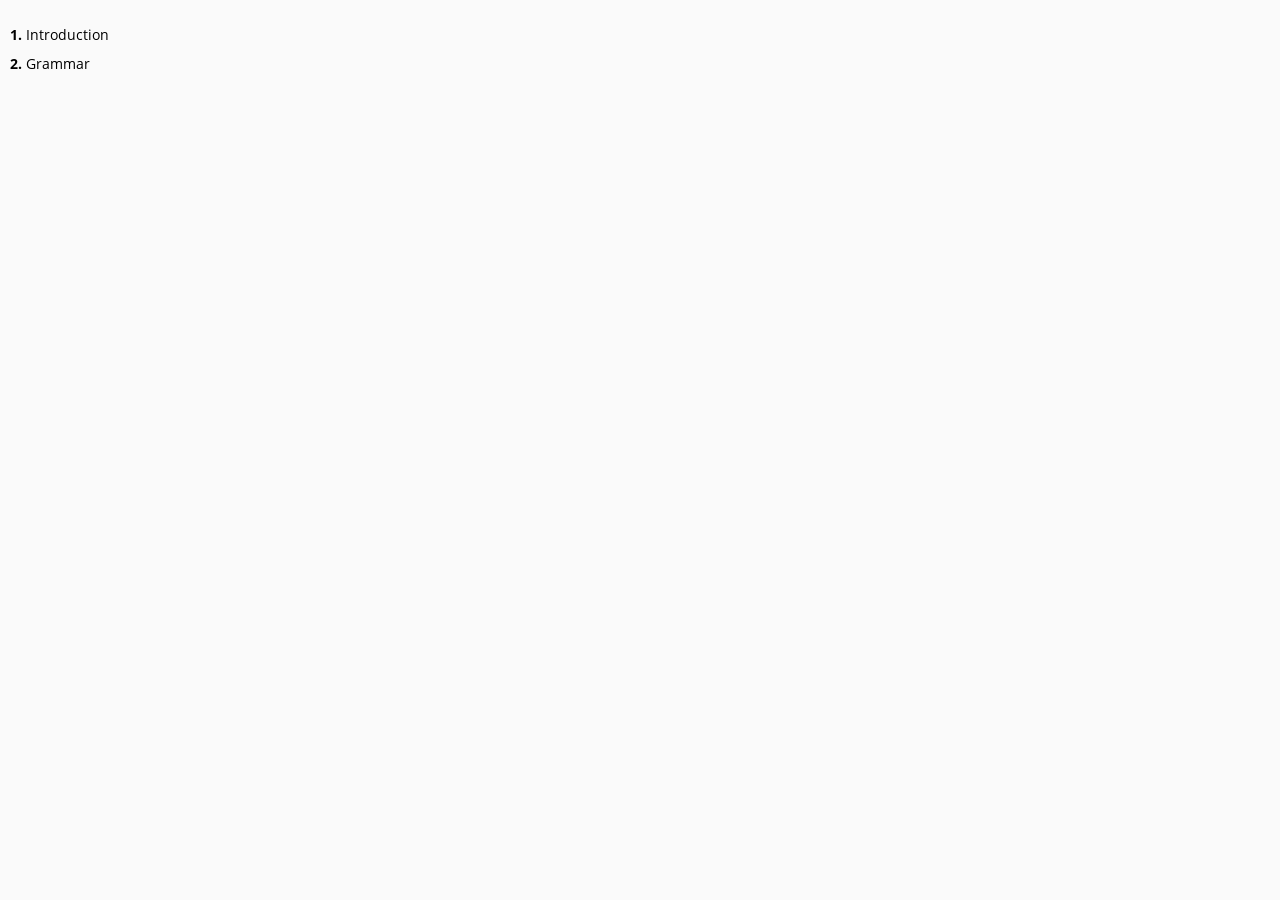
<file: toc.html>
<!DOCTYPE HTML>
<html lang="en" class="light" dir="ltr">
    <head>
        <!-- sidebar iframe generated using mdBook

        This is a frame, and not included directly in the page, to control the total size of the
        book. The TOC contains an entry for each page, so if each page includes a copy of the TOC,
        the total size of the page becomes O(n**2).

        The frame is only used as a fallback when JS is turned off. When it's on, the sidebar is
        instead added to the main page by `toc.js` instead. The JavaScript mode is better
        because, when running in a `file:///` URL, the iframed page would not be Same-Origin as
        the rest of the page, so the sidebar and the main page theme would fall out of sync.
        -->
        <meta charset="UTF-8">
        <meta name="robots" content="noindex">
        <!-- Custom HTML head -->
        <link rel="stylesheet" href="https://cdnjs.cloudflare.com/ajax/libs/font-awesome/6.5.1/css/all.min.css">
        
        <script>
        document.addEventListener('DOMContentLoaded', function() {
            var rightButtons = document.querySelector('.right-buttons');
            if (rightButtons) {
                var link = document.createElement('a');
                link.href = 'https://discord.gg/E8qqVC9jcf';
                link.target = '_blank';
                link.className = 'icon-button';
                link.title = 'Discord';
                link.innerHTML = '<i class="fa-brands fa-discord"></i>';
                rightButtons.appendChild(link);
            }
        });
        </script>
        <meta name="viewport" content="width=device-width, initial-scale=1">
        <meta name="theme-color" content="#ffffff">
        <link rel="stylesheet" href="css/variables-8adf115d.css">
        <link rel="stylesheet" href="css/general-2459343d.css">
        <link rel="stylesheet" href="css/chrome-ae938929.css">
        <link rel="stylesheet" href="css/print-9e4910d8.css" media="print">
        <!-- Fonts -->
        <link rel="stylesheet" href="fonts/fonts-9644e21d.css">
        <!-- Custom theme stylesheets -->
        <link rel="stylesheet" href="theme/reference-8b18d81a.css">
    </head>
    <body class="sidebar-iframe-inner">
        <ol class="chapter"><li class="chapter-item "><span class="chapter-link-wrapper"><a href="introduction.html" target="_parent"><strong aria-hidden="true">1.</strong> Introduction</a></span></li><li class="chapter-item "><span class="chapter-link-wrapper"><a href="grammar.html" target="_parent"><strong aria-hidden="true">2.</strong> Grammar</a></span></li></ol>
    </body>
</html>
</file>
<file: css/variables-8adf115d.css>
/* Globals */

:root {
    --sidebar-target-width: 300px;
    --sidebar-width: min(var(--sidebar-target-width), 80vw);
    --sidebar-resize-indicator-width: 8px;
    --sidebar-resize-indicator-space: 2px;
    --page-padding: 15px;
    --content-max-width: 750px;
    --menu-bar-height: 50px;
    --mono-font: "Source Code Pro", Consolas, "Ubuntu Mono", Menlo, "DejaVu Sans Mono", monospace, monospace;
    --code-font-size: 0.875em; /* please adjust the ace font size accordingly in editor.js */
    --searchbar-margin-block-start: 5px;
}

/* Themes */

.ayu {
    --bg: hsl(210, 25%, 8%);
    --fg: #c5c5c5;

    --sidebar-bg: #14191f;
    --sidebar-fg: #c8c9db;
    --sidebar-non-existant: #5c6773;
    --sidebar-active: #ffb454;
    --sidebar-spacer: #2d334f;

    --scrollbar: var(--sidebar-fg);

    --icons: #737480;
    --icons-hover: #b7b9cc;

    --links: #0096cf;

    --inline-code-color: #ffb454;

    --theme-popup-bg: #14191f;
    --theme-popup-border: #5c6773;
    --theme-hover: #191f26;

    --quote-bg: hsl(226, 15%, 17%);
    --quote-border: hsl(226, 15%, 22%);

    --warning-border: #ff8e00;

    --table-border-color: hsl(210, 25%, 13%);
    --table-header-bg: hsl(210, 25%, 28%);
    --table-alternate-bg: hsl(210, 25%, 11%);

    --searchbar-border-color: #848484;
    --searchbar-bg: #424242;
    --searchbar-fg: #fff;
    --searchbar-shadow-color: #d4c89f;
    --searchresults-header-fg: #666;
    --searchresults-border-color: #888;
    --searchresults-li-bg: #252932;
    --search-mark-bg: #e3b171;

    --color-scheme: dark;

    /* Same as `--icons` */
    --copy-button-filter: invert(45%) sepia(6%) saturate(621%) hue-rotate(198deg) brightness(99%) contrast(85%);
    /* Same as `--sidebar-active` */
    --copy-button-filter-hover: invert(68%) sepia(55%) saturate(531%) hue-rotate(341deg) brightness(104%) contrast(101%);

    --footnote-highlight: #2668a6;

    --overlay-bg: rgba(33, 40, 48, 0.4);

    --blockquote-note-color: #74b9ff;
    --blockquote-tip-color: #09ca09;
    --blockquote-important-color: #d3abff;
    --blockquote-warning-color: #f0b72f;
    --blockquote-caution-color: #f21424;

    --sidebar-header-border-color: #c18639;
}

.coal {
    --bg: hsl(200, 7%, 8%);
    --fg: #98a3ad;

    --sidebar-bg: #292c2f;
    --sidebar-fg: #a1adb8;
    --sidebar-non-existant: #505254;
    --sidebar-active: #3473ad;
    --sidebar-spacer: #393939;

    --scrollbar: var(--sidebar-fg);

    --icons: #43484d;
    --icons-hover: #b3c0cc;

    --links: #2b79a2;

    --inline-code-color: #c5c8c6;

    --theme-popup-bg: #141617;
    --theme-popup-border: #43484d;
    --theme-hover: #1f2124;

    --quote-bg: hsl(234, 21%, 18%);
    --quote-border: hsl(234, 21%, 23%);

    --warning-border: #ff8e00;

    --table-border-color: hsl(200, 7%, 13%);
    --table-header-bg: hsl(200, 7%, 28%);
    --table-alternate-bg: hsl(200, 7%, 11%);

    --searchbar-border-color: #aaa;
    --searchbar-bg: #b7b7b7;
    --searchbar-fg: #000;
    --searchbar-shadow-color: #aaa;
    --searchresults-header-fg: #666;
    --searchresults-border-color: #98a3ad;
    --searchresults-li-bg: #2b2b2f;
    --search-mark-bg: #355c7d;

    --color-scheme: dark;

    /* Same as `--icons` */
    --copy-button-filter: invert(26%) sepia(8%) saturate(575%) hue-rotate(169deg) brightness(87%) contrast(82%);
    /* Same as `--sidebar-active` */
    --copy-button-filter-hover: invert(36%) sepia(70%) saturate(503%) hue-rotate(167deg) brightness(98%) contrast(89%);

    --footnote-highlight: #4079ae;

    --overlay-bg: rgba(33, 40, 48, 0.4);

    --blockquote-note-color: #4493f8;
    --blockquote-tip-color: #08ae08;
    --blockquote-important-color: #ab7df8;
    --blockquote-warning-color: #d29922;
    --blockquote-caution-color: #d91b29;

    --sidebar-header-border-color: #3473ad;
}

.light, html:not(.js) {
    --bg: hsl(0, 0%, 100%);
    --fg: hsl(0, 0%, 0%);

    --sidebar-bg: #fafafa;
    --sidebar-fg: hsl(0, 0%, 0%);
    --sidebar-non-existant: #aaaaaa;
    --sidebar-active: #1f1fff;
    --sidebar-spacer: #f4f4f4;

    --scrollbar: #8F8F8F;

    --icons: #747474;
    --icons-hover: #000000;

    --links: #20609f;

    --inline-code-color: #301900;

    --theme-popup-bg: #fafafa;
    --theme-popup-border: #cccccc;
    --theme-hover: #e6e6e6;

    --quote-bg: hsl(197, 37%, 96%);
    --quote-border: hsl(197, 37%, 91%);

    --warning-border: #ff8e00;

    --table-border-color: hsl(0, 0%, 95%);
    --table-header-bg: hsl(0, 0%, 80%);
    --table-alternate-bg: hsl(0, 0%, 97%);

    --searchbar-border-color: #aaa;
    --searchbar-bg: #fafafa;
    --searchbar-fg: #000;
    --searchbar-shadow-color: #aaa;
    --searchresults-header-fg: #666;
    --searchresults-border-color: #888;
    --searchresults-li-bg: #e4f2fe;
    --search-mark-bg: #a2cff5;

    --color-scheme: light;

    /* Same as `--icons` */
    --copy-button-filter: invert(45.49%);
    /* Same as `--sidebar-active` */
    --copy-button-filter-hover: invert(14%) sepia(93%) saturate(4250%) hue-rotate(243deg) brightness(99%) contrast(130%);

    --footnote-highlight: #7e7eff;

    --overlay-bg: rgba(200, 200, 205, 0.4);

    --blockquote-note-color: #0969da;
    --blockquote-tip-color: #008000;
    --blockquote-important-color: #8250df;
    --blockquote-warning-color: #9a6700;
    --blockquote-caution-color: #b52731;

    --sidebar-header-border-color: #6e6edb;
}

.navy {
    --bg: hsl(226, 23%, 11%);
    --fg: #bcbdd0;

    --sidebar-bg: #282d3f;
    --sidebar-fg: #c8c9db;
    --sidebar-non-existant: #505274;
    --sidebar-active: #2b79a2;
    --sidebar-spacer: #2d334f;

    --scrollbar: var(--sidebar-fg);

    --icons: #737480;
    --icons-hover: #b7b9cc;

    --links: #2b79a2;

    --inline-code-color: #c5c8c6;

    --theme-popup-bg: #161923;
    --theme-popup-border: #737480;
    --theme-hover: #282e40;

    --quote-bg: hsl(226, 15%, 17%);
    --quote-border: hsl(226, 15%, 22%);

    --warning-border: #ff8e00;

    --table-border-color: hsl(226, 23%, 16%);
    --table-header-bg: hsl(226, 23%, 31%);
    --table-alternate-bg: hsl(226, 23%, 14%);

    --searchbar-border-color: #aaa;
    --searchbar-bg: #aeaec6;
    --searchbar-fg: #000;
    --searchbar-shadow-color: #aaa;
    --searchresults-header-fg: #5f5f71;
    --searchresults-border-color: #5c5c68;
    --searchresults-li-bg: #242430;
    --search-mark-bg: #a2cff5;

    --color-scheme: dark;

    /* Same as `--icons` */
    --copy-button-filter: invert(51%) sepia(10%) saturate(393%) hue-rotate(198deg) brightness(86%) contrast(87%);
    /* Same as `--sidebar-active` */
    --copy-button-filter-hover: invert(46%) sepia(20%) saturate(1537%) hue-rotate(156deg) brightness(85%) contrast(90%);

    --footnote-highlight: #4079ae;

    --overlay-bg: rgba(33, 40, 48, 0.4);

    --blockquote-note-color: #4493f8;
    --blockquote-tip-color: #09ca09;
    --blockquote-important-color: #ab7df8;
    --blockquote-warning-color: #d29922;
    --blockquote-caution-color: #f21424;

    --sidebar-header-border-color: #2f6ab5;
}

.rust {
    --bg: hsl(60, 9%, 87%);
    --fg: #262625;

    --sidebar-bg: #3b2e2a;
    --sidebar-fg: #c8c9db;
    --sidebar-non-existant: #505254;
    --sidebar-active: #e69f67;
    --sidebar-spacer: #45373a;

    --scrollbar: var(--sidebar-fg);

    --icons: #737480;
    --icons-hover: #262625;

    --links: #2b79a2;

    --inline-code-color: #6e6b5e;

    --theme-popup-bg: #e1e1db;
    --theme-popup-border: #b38f6b;
    --theme-hover: #99908a;

    --quote-bg: hsl(60, 5%, 75%);
    --quote-border: hsl(60, 5%, 70%);

    --warning-border: #ff8e00;

    --table-border-color: hsl(60, 9%, 82%);
    --table-header-bg: #b3a497;
    --table-alternate-bg: hsl(60, 9%, 84%);

    --searchbar-border-color: #aaa;
    --searchbar-bg: #fafafa;
    --searchbar-fg: #000;
    --searchbar-shadow-color: #aaa;
    --searchresults-header-fg: #666;
    --searchresults-border-color: #888;
    --searchresults-li-bg: #dec2a2;
    --search-mark-bg: #e69f67;

    /* Same as `--icons` */
    --copy-button-filter: invert(51%) sepia(10%) saturate(393%) hue-rotate(198deg) brightness(86%) contrast(87%);
    /* Same as `--sidebar-active` */
    --copy-button-filter-hover: invert(77%) sepia(16%) saturate(1798%) hue-rotate(328deg) brightness(98%) contrast(83%);

    --footnote-highlight: #d3a17a;

    --overlay-bg: rgba(150, 150, 150, 0.25);

    --blockquote-note-color: #023b95;
    --blockquote-tip-color: #007700;
    --blockquote-important-color: #8250df;
    --blockquote-warning-color: #603700;
    --blockquote-caution-color: #aa1721;

    --sidebar-header-border-color: #8c391f;
}

@media (prefers-color-scheme: dark) {
    html:not(.js) {
        --bg: hsl(200, 7%, 8%);
        --fg: #98a3ad;

        --sidebar-bg: #292c2f;
        --sidebar-fg: #a1adb8;
        --sidebar-non-existant: #505254;
        --sidebar-active: #3473ad;
        --sidebar-spacer: #393939;

        --scrollbar: var(--sidebar-fg);

        --icons: #43484d;
        --icons-hover: #b3c0cc;

        --links: #2b79a2;

        --inline-code-color: #c5c8c6;

        --theme-popup-bg: #141617;
        --theme-popup-border: #43484d;
        --theme-hover: #1f2124;

        --quote-bg: hsl(234, 21%, 18%);
        --quote-border: hsl(234, 21%, 23%);

        --warning-border: #ff8e00;

        --table-border-color: hsl(200, 7%, 13%);
        --table-header-bg: hsl(200, 7%, 28%);
        --table-alternate-bg: hsl(200, 7%, 11%);

        --searchbar-border-color: #aaa;
        --searchbar-bg: #b7b7b7;
        --searchbar-fg: #000;
        --searchbar-shadow-color: #aaa;
        --searchresults-header-fg: #666;
        --searchresults-border-color: #98a3ad;
        --searchresults-li-bg: #2b2b2f;
        --search-mark-bg: #355c7d;

        --color-scheme: dark;

        /* Same as `--icons` */
        --copy-button-filter: invert(26%) sepia(8%) saturate(575%) hue-rotate(169deg) brightness(87%) contrast(82%);
        /* Same as `--sidebar-active` */
        --copy-button-filter-hover: invert(36%) sepia(70%) saturate(503%) hue-rotate(167deg) brightness(98%) contrast(89%);

        --footnote-highlight: #4079ae;

        --overlay-bg: rgba(33, 40, 48, 0.4);

        --blockquote-note-color: #4493f8;
        --blockquote-tip-color: #08ae08;
        --blockquote-important-color: #ab7df8;
        --blockquote-warning-color: #d29922;
        --blockquote-caution-color: #d91b29;

        --sidebar-header-border-color: #3473ad;
    }
}
</file>
<file: css/general-2459343d.css>
/* Base styles and content styles */

:root {
    /* Browser default font-size is 16px, this way 1 rem = 10px */
    font-size: 62.5%;
    color-scheme: var(--color-scheme);
}

html {
    font-family: "Open Sans", sans-serif;
    color: var(--fg);
    background-color: var(--bg);
    text-size-adjust: none;
    -webkit-text-size-adjust: none;
}

body {
    margin: 0;
    font-size: 1.6rem;
    overflow-x: hidden;
}

code {
    font-family: var(--mono-font) !important;
    font-size: var(--code-font-size);
    direction: ltr !important;
}

/* make long words/inline code not x overflow */
main {
    overflow-wrap: break-word;
}

/* make wide tables scroll if they overflow */
.table-wrapper {
    overflow-x: auto;
}

/* Don't change font size in headers. */
h1 code, h2 code, h3 code, h4 code, h5 code, h6 code {
    font-size: unset;
}

.left { float: left; }
.right { float: right; }
.boring { opacity: 0.6; }
.hide-boring .boring { display: none; }
.hidden { display: none !important; }

h2, h3 { margin-block-start: 2.5em; }
h4, h5 { margin-block-start: 2em; }

.header + .header h3,
.header + .header h4,
.header + .header h5 {
    margin-block-start: 1em;
}

h1:target::before,
h2:target::before,
h3:target::before,
h4:target::before,
h5:target::before,
h6:target::before,
dt:target::before {
    display: inline-block;
    content: "»";
    margin-inline-start: -30px;
    width: 30px;
}

/* This is broken on Safari as of version 14, but is fixed
   in Safari Technology Preview 117 which I think will be Safari 14.2.
   https://bugs.webkit.org/show_bug.cgi?id=218076
*/
:target {
    /* Safari does not support logical properties */
    scroll-margin-top: calc(var(--menu-bar-height) + 0.5em);
}

.page {
    outline: 0;
    padding: 0 var(--page-padding);
    margin-block-start: calc(0px - var(--menu-bar-height)); /* Compensate for the #mdbook-menu-bar-hover-placeholder */
}
.page-wrapper {
    box-sizing: border-box;
    background-color: var(--bg);
}
html:not(.js) .page-wrapper,
.js:not(.sidebar-resizing) .page-wrapper {
    transition: margin-left 0.3s ease, transform 0.3s ease; /* Animation: slide away */
}
[dir=rtl]:not(.js) .page-wrapper,
[dir=rtl].js:not(.sidebar-resizing) .page-wrapper {
    transition: margin-right 0.3s ease, transform 0.3s ease; /* Animation: slide away */
}

.content {
    overflow-y: auto;
    padding: 0 5px 50px 5px;
}
.content main {
    margin-inline-start: auto;
    margin-inline-end: auto;
    max-width: var(--content-max-width);
}
.content p { line-height: 1.45em; }
.content ol { line-height: 1.45em; }
.content ul { line-height: 1.45em; }
.content a { text-decoration: none; }
.content a:hover { text-decoration: underline; }
.content img, .content video { max-width: 100%; }
.content .header:link,
.content .header:visited {
    color: var(--fg);
}
.content .header:link,
.content .header:visited:hover {
    text-decoration: none;
}

table {
    margin: 0 auto;
    border-collapse: collapse;
}
table td {
    padding: 3px 20px;
    border: 1px var(--table-border-color) solid;
}
table thead {
    background: var(--table-header-bg);
}
table thead td {
    font-weight: 700;
    border: none;
}
table thead th {
    padding: 3px 20px;
}
table thead tr {
    border: 1px var(--table-header-bg) solid;
}
/* Alternate background colors for rows */
table tbody tr:nth-child(2n) {
    background: var(--table-alternate-bg);
}


blockquote {
    margin: 20px 0;
    padding: 0 20px;
    color: var(--fg);
    background-color: var(--quote-bg);
    border-block-start: .1em solid var(--quote-border);
    border-block-end: .1em solid var(--quote-border);
}

/* TODO: Remove .warning in a future version of mdbook, it is replaced by
blockquote tags. */
.warning {
    margin: 20px;
    padding: 0 20px;
    border-inline-start: 2px solid var(--warning-border);
}

.warning:before {
    position: absolute;
    width: 3rem;
    height: 3rem;
    margin-inline-start: calc(-1.5rem - 21px);
    content: "ⓘ";
    text-align: center;
    background-color: var(--bg);
    color: var(--warning-border);
    font-weight: bold;
    font-size: 2rem;
}

blockquote .warning:before {
    background-color: var(--quote-bg);
}

kbd {
    background-color: var(--table-border-color);
    border-radius: 4px;
    border: solid 1px var(--theme-popup-border);
    box-shadow: inset 0 -1px 0 var(--theme-hover);
    display: inline-block;
    font-size: var(--code-font-size);
    font-family: var(--mono-font);
    line-height: 10px;
    padding: 4px 5px;
    vertical-align: middle;
}

sup {
    /* Set the line-height for superscript and footnote references so that there
       isn't an awkward space appearing above lines that contain the footnote.

       See https://github.com/rust-lang/mdBook/pull/2443#discussion_r1813773583
       for an explanation.
    */
    line-height: 0;
}

.footnote-definition {
    font-size: 0.9em;
}
/* The default spacing for a list is a little too large. */
.footnote-definition ul,
.footnote-definition ol {
    padding-left: 20px;
}
.footnote-definition > li {
    /* Required to position the ::before target */
    position: relative;
}
.footnote-definition > li:target {
    scroll-margin-top: 50vh;
}
.footnote-reference:target {
    scroll-margin-top: 50vh;
}
/* Draws a border around the footnote (including the marker) when it is selected.
   TODO: If there are multiple linkbacks, highlight which one you just came
   from so you know which one to click.
*/
.footnote-definition > li:target::before {
    border: 2px solid var(--footnote-highlight);
    border-radius: 6px;
    position: absolute;
    top: -8px;
    right: -8px;
    bottom: -8px;
    left: -32px;
    pointer-events: none;
    content: "";
}
/* Pulses the footnote reference so you can quickly see where you left off reading.
   This could use some improvement.
*/
@media not (prefers-reduced-motion) {
    .footnote-reference:target  {
        animation: fn-highlight 0.8s;
        border-radius: 2px;
    }

    @keyframes fn-highlight {
        from {
            background-color: var(--footnote-highlight);
        }
    }
}

.tooltiptext {
    position: absolute;
    visibility: hidden;
    color: #fff;
    background-color: #333;
    transform: translateX(-50%); /* Center by moving tooltip 50% of its width left */
    left: -8px; /* Half of the width of the icon */
    top: -35px;
    font-size: 0.8em;
    text-align: center;
    border-radius: 6px;
    padding: 5px 8px;
    margin: 5px;
    z-index: 1000;
}
.tooltipped .tooltiptext {
    visibility: visible;
}

.chapter li.part-title {
    color: var(--sidebar-fg);
    margin: 5px 0px;
    font-weight: bold;
}

.result-no-output {
    font-style: italic;
}

.fa-svg svg {
    width: 1em;
    height: 1em;
    fill: currentColor;
    margin-bottom: -0.1em;
}

dt {
    font-weight: bold;
    margin-top: 0.5em;
    margin-bottom: 0.1em;
}

/* This uses a CSS counter to add numbers to definitions, but only if there is
 more than one definition. */
dl, dt {
    counter-reset: dd-counter;
}

/* When there is more than one definition, increment the counter. The first
selector selects the first definition, and the second one selects definitions
2 and beyond.*/
dd:has(+ dd), dd + dd {
    counter-increment: dd-counter;
    /* Use flex display to help with positioning the numbers when there is a p
    tag inside the definition. */
    display: flex;
    align-items: flex-start;
}

/* Shows the counter for definitions. The first selector selects the first
definition, and the second one selections definitions 2 and beyond.*/
dd:has(+ dd)::before, dd + dd::before  {
    content: counter(dd-counter) ". ";
    font-weight: 600;
    display: inline-block;
    margin-right: 0.5em;
}

dd > p {
    /* For loose definitions that have a p tag inside, don't add a bunch of
    space before the definition. */
    margin-top: 0;
}

/* Remove some excess space from the bottom. */
.blockquote-tag p:last-child {
    margin-bottom: 2px;
}

.blockquote-tag {
    /* Add some padding to make the vertical bar a little taller than the text.*/
    padding: 2px 0px 2px 20px;
    /* Add a solid color bar on the left side. */
    border-inline-start-style: solid;
    border-inline-start-width: 4px;
    /* Disable the background color from normal blockquotes . */
    background-color: inherit;
    /* Disable border blocks from blockquotes. */
    border-block-start: none;
    border-block-end: none;
}

.blockquote-tag-title svg {
    fill: currentColor;
    /* Add space between the icon and the title. */
    margin-right: 8px;
}

.blockquote-tag-note {
    border-inline-start-color: var(--blockquote-note-color);
}

.blockquote-tag-tip {
    border-inline-start-color: var(--blockquote-tip-color);
}

.blockquote-tag-important {
    border-inline-start-color: var(--blockquote-important-color);
}

.blockquote-tag-warning {
    border-inline-start-color: var(--blockquote-warning-color);
}

.blockquote-tag-caution {
    border-inline-start-color: var(--blockquote-caution-color);
}

.blockquote-tag-note .blockquote-tag-title {
    color: var(--blockquote-note-color);
}

.blockquote-tag-tip .blockquote-tag-title {
    color: var(--blockquote-tip-color);
}

.blockquote-tag-important .blockquote-tag-title {
    color: var(--blockquote-important-color);
}

.blockquote-tag-warning .blockquote-tag-title {
    color: var(--blockquote-warning-color);
}

.blockquote-tag-caution .blockquote-tag-title {
    color: var(--blockquote-caution-color);
}

.blockquote-tag-title {
    /* Slightly increase the weight for more emphasis. */
    font-weight: 600;
    /* Vertically center the icon with the text. */
    display: flex;
    align-items: center;
    /* Remove default large margins for a more compact display. */
    margin: 2px 0 8px 0;
}

.blockquote-tag-title .fa-svg {
    fill: currentColor;
    /* Add some space between the icon and the text. */
    margin-right: 8px;
}
</file>
<file: css/chrome-ae938929.css>
/* CSS for UI elements (a.k.a. chrome) */

html {
    scrollbar-color: var(--scrollbar) transparent;
}
#mdbook-searchresults a,
.content a:link,
a:visited,
a > .hljs {
    color: var(--links);
}

/*
    mdbook-body-container is necessary because mobile browsers don't seem to like
    overflow-x on the body tag when there is a <meta name="viewport"> tag.
*/
#mdbook-body-container {
    /*
        This is used when the sidebar pushes the body content off the side of
        the screen on small screens. Without it, dragging on mobile Safari
        will want to reposition the viewport in a weird way.
    */
    overflow-x: clip;
}

/* Menu Bar */

#mdbook-menu-bar,
#mdbook-menu-bar-hover-placeholder {
    z-index: 101;
    margin: auto calc(0px - var(--page-padding));
}
#mdbook-menu-bar {
    position: relative;
    display: flex;
    flex-wrap: wrap;
    background-color: var(--bg);
    border-block-end-color: var(--bg);
    border-block-end-width: 1px;
    border-block-end-style: solid;
}
#mdbook-menu-bar.sticky,
#mdbook-menu-bar-hover-placeholder:hover + #mdbook-menu-bar,
#mdbook-menu-bar:hover,
html.sidebar-visible #mdbook-menu-bar {
    position: -webkit-sticky;
    position: sticky;
    top: 0 !important;
}
#mdbook-menu-bar-hover-placeholder {
    position: sticky;
    position: -webkit-sticky;
    top: 0;
    height: var(--menu-bar-height);
}
#mdbook-menu-bar.bordered {
    border-block-end-color: var(--table-border-color);
}
#mdbook-menu-bar .fa-svg, #mdbook-menu-bar .icon-button {
    position: relative;
    padding: 0 8px;
    z-index: 10;
    line-height: var(--menu-bar-height);
    cursor: pointer;
    transition: color 0.5s;
}
@media only screen and (max-width: 420px) {
    #mdbook-menu-bar .fa-svg, #mdbook-menu-bar .icon-button {
        padding: 0 5px;
    }
}

.icon-button {
    border: none;
    background: none;
    padding: 0;
    color: inherit;
}
.icon-button .fa-svg {
    margin: 0;
}

.right-buttons {
    margin: 0 15px;
}
.right-buttons a {
    text-decoration: none;
}

.left-buttons {
    display: flex;
    margin: 0 5px;
}
html:not(.js) .left-buttons button {
    display: none;
}

.menu-title {
    display: inline-block;
    font-weight: 200;
    font-size: 2.4rem;
    line-height: var(--menu-bar-height);
    text-align: center;
    margin: 0;
    flex: 1;
    white-space: nowrap;
    overflow: hidden;
    text-overflow: ellipsis;
}
.menu-title {
    cursor: pointer;
}

.menu-bar,
.menu-bar:visited,
.nav-chapters,
.nav-chapters:visited,
.mobile-nav-chapters,
.mobile-nav-chapters:visited,
.menu-bar .icon-button,
.menu-bar a .fa-svg {
    color: var(--icons);
}

.menu-bar .fa-svg:hover,
.menu-bar .icon-button:hover,
.nav-chapters:hover,
.mobile-nav-chapters .fa-svg:hover {
    color: var(--icons-hover);
}

/* Nav Icons */

.nav-chapters {
    font-size: 2.5em;
    text-align: center;
    text-decoration: none;

    position: fixed;
    top: 0;
    bottom: 0;
    margin: 0;
    max-width: 150px;
    min-width: 90px;

    display: flex;
    justify-content: center;
    align-content: center;
    flex-direction: column;

    transition: color 0.5s, background-color 0.5s;
}

.nav-chapters:hover {
    text-decoration: none;
    background-color: var(--theme-hover);
    transition: background-color 0.15s, color 0.15s;
}

.nav-wrapper {
    margin-block-start: 50px;
    display: none;
}

.mobile-nav-chapters {
    font-size: 2.5em;
    text-align: center;
    text-decoration: none;
    width: 90px;
    border-radius: 5px;
    background-color: var(--sidebar-bg);
}

/* Only Firefox supports flow-relative values */
.previous { float: left; }
[dir=rtl] .previous { float: right; }

/* Only Firefox supports flow-relative values */
.next {
    float: right;
    right: var(--page-padding);
}
[dir=rtl] .next {
    float: left;
    right: unset;
    left: var(--page-padding);
}

@media only screen and (max-width: 1080px) {
    .nav-wide-wrapper { display: none; }
    .nav-wrapper { display: block; }
}

/* sidebar-visible */
@media only screen and (max-width: 1380px) {
    #mdbook-sidebar-toggle-anchor:checked ~ .page-wrapper .nav-wide-wrapper { display: none; }
    #mdbook-sidebar-toggle-anchor:checked ~ .page-wrapper .nav-wrapper { display: block; }
}

/* Inline code */

:not(pre) > .hljs {
    display: inline;
    padding: 0.1em 0.3em;
    border-radius: 3px;
}

:not(pre):not(a) > .hljs {
    color: var(--inline-code-color);
    overflow-x: initial;
}

a:hover > .hljs {
    text-decoration: underline;
}

pre {
    position: relative;
}
pre > .buttons {
    position: absolute;
    z-index: 100;
    right: 0px;
    top: 2px;
    margin: 0px;
    padding: 2px 0px;

    color: var(--sidebar-fg);
    cursor: pointer;
    visibility: hidden;
    opacity: 0;
    transition: visibility 0.1s linear, opacity 0.1s linear;
}
pre:hover > .buttons {
    visibility: visible;
    opacity: 1
}
pre > .buttons :hover {
    color: var(--sidebar-active);
    border-color: var(--icons-hover);
    background-color: var(--theme-hover);
}
pre > .buttons button {
    cursor: inherit;
    margin: 0px 5px;
    padding: 2px 3px 0px 4px;
    font-size: 23px;

    border-style: solid;
    border-width: 1px;
    border-radius: 4px;
    border-color: var(--icons);
    background-color: var(--theme-popup-bg);
    transition: 100ms;
    transition-property: color,border-color,background-color;
    color: var(--icons);
}

pre > .buttons button.clip-button {
    padding: 2px 4px 0px 6px;
}
pre > .buttons button.clip-button::before {
    /* clipboard image from octicons (https://github.com/primer/octicons/tree/v2.0.0) MIT license
     */
    content: url('data:image/svg+xml,<svg width="21" height="20" viewBox="0 0 24 25" \
xmlns="http://www.w3.org/2000/svg" aria-label="Copy to clipboard">\
<path d="M18 20h2v3c0 1-1 2-2 2H2c-.998 0-2-1-2-2V5c0-.911.755-1.667 1.667-1.667h5A3.323 3.323 0 \
0110 0a3.323 3.323 0 013.333 3.333h5C19.245 3.333 20 4.09 20 5v8.333h-2V9H2v14h16v-3zM3 \
7h14c0-.911-.793-1.667-1.75-1.667H13.5c-.957 0-1.75-.755-1.75-1.666C11.75 2.755 10.957 2 10 \
2s-1.75.755-1.75 1.667c0 .911-.793 1.666-1.75 1.666H4.75C3.793 5.333 3 6.09 3 7z"/>\
<path d="M4 19h6v2H4zM12 11H4v2h8zM4 17h4v-2H4zM15 15v-3l-4.5 4.5L15 21v-3l8.027-.032L23 15z"/>\
</svg>');
    filter: var(--copy-button-filter);
}
pre > .buttons button.clip-button:hover::before {
    filter: var(--copy-button-filter-hover);
}

@media (pointer: coarse) {
    pre > .buttons button {
        /* On mobile, make it easier to tap buttons. */
        padding: 0.3rem 1rem;
    }

    .sidebar-resize-indicator {
        /* Hide resize indicator on devices with limited accuracy */
        display: none;
    }
}
pre > code {
    display: block;
    padding: 1rem;
}

/* FIXME: ACE editors overlap their buttons because ACE does absolute
   positioning within the code block which breaks padding. The only solution I
   can think of is to move the padding to the outer pre tag (or insert a div
   wrapper), but that would require fixing a whole bunch of CSS rules.
*/
.hljs.ace_editor {
  padding: 0rem 0rem;
}

pre > .result {
    margin-block-start: 10px;
}

/* Search */

#mdbook-searchresults a {
    text-decoration: none;
}

mark {
    border-radius: 2px;
    padding-block-start: 0;
    padding-block-end: 1px;
    padding-inline-start: 3px;
    padding-inline-end: 3px;
    margin-block-start: 0;
    margin-block-end: -1px;
    margin-inline-start: -3px;
    margin-inline-end: -3px;
    background-color: var(--search-mark-bg);
    transition: background-color 300ms linear;
    cursor: pointer;
}

mark.fade-out {
    background-color: rgba(0,0,0,0) !important;
    cursor: auto;
}

.searchbar-outer {
    margin-inline-start: auto;
    margin-inline-end: auto;
    max-width: var(--content-max-width);
}

#mdbook-searchbar-outer.searching #mdbook-searchbar {
    padding-right: 30px;
}
#mdbook-searchbar-outer .spinner-wrapper {
    display: none;
}
#mdbook-searchbar-outer.searching .spinner-wrapper {
    display: block;
}

.search-wrapper {
    position: relative;
}

.spinner-wrapper {
    --spinner-margin: 2px;
    position: absolute;
    margin-block-start: calc(var(--searchbar-margin-block-start) + var(--spinner-margin));
    right: var(--spinner-margin);
    top: 0;
    bottom: var(--spinner-margin);
    padding: 6px;
    background-color: var(--bg);
}

#fa-spin {
    animation: rotating 2s linear infinite;
    display: inline-block;
}

@keyframes rotating {
    from {
        transform: rotate(0deg);
    }
    to {
        transform: rotate(360deg);
    }
}

#mdbook-searchbar {
    width: 100%;
    margin-block-start: var(--searchbar-margin-block-start);
    margin-block-end: 0;
    margin-inline-start: auto;
    margin-inline-end: auto;
    padding: 10px 16px;
    transition: box-shadow 300ms ease-in-out;
    border: 1px solid var(--searchbar-border-color);
    border-radius: 3px;
    background-color: var(--searchbar-bg);
    color: var(--searchbar-fg);
}
#mdbook-searchbar:focus,
#mdbook-searchbar.active {
    box-shadow: 0 0 3px var(--searchbar-shadow-color);
}

.searchresults-header {
    font-weight: bold;
    font-size: 1em;
    padding-block-start: 18px;
    padding-block-end: 0;
    padding-inline-start: 5px;
    padding-inline-end: 0;
    color: var(--searchresults-header-fg);
}

.searchresults-outer {
    margin-inline-start: auto;
    margin-inline-end: auto;
    max-width: var(--content-max-width);
    border-block-end: 1px dashed var(--searchresults-border-color);
}

ul#mdbook-searchresults {
    list-style: none;
    padding-inline-start: 20px;
}
ul#mdbook-searchresults li {
    margin: 10px 0px;
    padding: 2px;
    border-radius: 2px;
}
ul#mdbook-searchresults li.focus {
    background-color: var(--searchresults-li-bg);
}
ul#mdbook-searchresults span.teaser {
    display: block;
    clear: both;
    margin-block-start: 5px;
    margin-block-end: 0;
    margin-inline-start: 20px;
    margin-inline-end: 0;
    font-size: 0.8em;
}
ul#mdbook-searchresults span.teaser em {
    font-weight: bold;
    font-style: normal;
}

/* Sidebar */

.sidebar {
    position: fixed;
    left: 0;
    top: 0;
    bottom: 0;
    width: var(--sidebar-width);
    font-size: 0.875em;
    box-sizing: border-box;
    -webkit-overflow-scrolling: touch;
    overscroll-behavior-y: contain;
    background-color: var(--sidebar-bg);
    color: var(--sidebar-fg);
}
.sidebar-iframe-inner {
    --padding: 10px;

    background-color: var(--sidebar-bg);
    padding: var(--padding);
    margin: 0;
    font-size: 1.4rem;
    color: var(--sidebar-fg);
    min-height: calc(100vh - var(--padding) * 2);
}
.sidebar-iframe-outer {
    border: none;
    height: 100%;
    position: absolute;
    top: 0;
    bottom: 0;
    left: 0;
    right: 0;
}
[dir=rtl] .sidebar { left: unset; right: 0; }
.sidebar-resizing {
    -moz-user-select: none;
    -webkit-user-select: none;
    -ms-user-select: none;
    user-select: none;
}
html:not(.sidebar-resizing) .sidebar {
    transition: transform 0.3s; /* Animation: slide away */
}
.sidebar code {
    line-height: 2em;
}
.sidebar .sidebar-scrollbox {
    overflow-y: auto;
    position: absolute;
    top: 0;
    bottom: 0;
    left: 0;
    right: 0;
    padding: 10px 10px;
}
.sidebar .sidebar-resize-handle {
    position: absolute;
    cursor: col-resize;
    width: 0;
    right: calc(var(--sidebar-resize-indicator-width) * -1);
    top: 0;
    bottom: 0;
    display: flex;
    align-items: center;
}

.sidebar-resize-handle .sidebar-resize-indicator {
    width: 100%;
    height: 16px;
    color: var(--icons);
    margin-inline-start: var(--sidebar-resize-indicator-space);
    display: flex;
    align-items: center;
    justify-content: flex-start;
}
.sidebar-resize-handle .sidebar-resize-indicator::before {
    content: "";
    width: 2px;
    height: 12px;
    border-left: dotted 2px currentColor;
}
.sidebar-resize-handle .sidebar-resize-indicator::after {
    content: "";
    width: 2px;
    height: 16px;
    border-left: dotted 2px currentColor;
}

[dir=rtl] .sidebar .sidebar-resize-handle {
    left: calc(var(--sidebar-resize-indicator-width) * -1);
    right: unset;
}
.js .sidebar .sidebar-resize-handle {
    cursor: col-resize;
    width: calc(var(--sidebar-resize-indicator-width) - var(--sidebar-resize-indicator-space));
}

html:not(.js) .sidebar-resize-handle {
    display: none;
}

/* sidebar-hidden */
#mdbook-sidebar-toggle-anchor:not(:checked) ~ .sidebar {
    transform: translateX(calc(0px - var(--sidebar-width) - var(--sidebar-resize-indicator-width)));
}
[dir=rtl] #mdbook-sidebar-toggle-anchor:not(:checked) ~ .sidebar {
    transform: translateX(calc(var(--sidebar-width) + var(--sidebar-resize-indicator-width)));
}
.sidebar::-webkit-scrollbar {
    background: var(--sidebar-bg);
}
.sidebar::-webkit-scrollbar-thumb {
    background: var(--scrollbar);
}

/* sidebar-visible */
#mdbook-sidebar-toggle-anchor:checked ~ .page-wrapper {
    transform: translateX(calc(var(--sidebar-width) + var(--sidebar-resize-indicator-width)));
}
[dir=rtl] #mdbook-sidebar-toggle-anchor:checked ~ .page-wrapper {
    transform: translateX(calc(0px - var(--sidebar-width) - var(--sidebar-resize-indicator-width)));
}
@media only screen and (min-width: 620px) {
    #mdbook-sidebar-toggle-anchor:checked ~ .page-wrapper {
        transform: none;
        margin-inline-start: calc(var(--sidebar-width) + var(--sidebar-resize-indicator-width));
    }
    [dir=rtl] #mdbook-sidebar-toggle-anchor:checked ~ .page-wrapper {
        transform: none;
    }
}

.chapter {
    list-style: none outside none;
    padding-inline-start: 0;
    line-height: 2.2em;
}

.chapter li {
    color: var(--sidebar-non-existant);
}

/* This is a span wrapping the chapter link and the fold chevron. */
.chapter-link-wrapper {
    /* Used to position the chevron to the right, allowing the text to wrap before it. */
    display: flex;
}

.chapter li a {
    /* Remove underlines. */
    text-decoration: none;
    color: var(--sidebar-fg);
}

.chapter li a:hover {
    color: var(--sidebar-active);
}

.chapter li a.active {
    color: var(--sidebar-active);
}

/* This is the toggle chevron. */
.chapter-fold-toggle {
    cursor: pointer;
    /* Positions the chevron to the side. */
    margin-inline-start: auto;
    padding: 0 10px;
    user-select: none;
    opacity: 0.68;
}

.chapter-fold-toggle div {
    transition: transform 0.5s;
}

/* collapse the section */
.chapter li:not(.expanded) > ol {
    display: none;
}

.chapter li.chapter-item {
    line-height: 1.5em;
    margin-block-start: 0.6em;
}

/* When expanded, rotate the chevron to point down. */
.chapter li.expanded > span > .chapter-fold-toggle div {
    transform: rotate(90deg);
}

.chapter a.current-header {
    color: var(--sidebar-active);
}

.on-this-page {
    margin-left: 22px;
    border-inline-start: 4px solid var(--sidebar-header-border-color);
    padding-left: 8px;
}

.on-this-page > ol {
    padding-left: 0;
}

/* Horizontal line in chapter list. */
.spacer {
    width: 100%;
    height: 3px;
    margin: 5px 0px;
}
.chapter .spacer {
    background-color: var(--sidebar-spacer);
}

/* On touch devices, add more vertical spacing to make it easier to tap links. */
@media (-moz-touch-enabled: 1), (pointer: coarse) {
    .chapter li a { padding: 5px 0; }
    .spacer { margin: 10px 0; }
}

.section {
    list-style: none outside none;
    padding-inline-start: 20px;
    line-height: 1.9em;
}

/* Theme Menu Popup */

.theme-popup {
    position: absolute;
    left: 10px;
    top: var(--menu-bar-height);
    z-index: 1000;
    border-radius: 4px;
    font-size: 0.7em;
    color: var(--fg);
    background: var(--theme-popup-bg);
    border: 1px solid var(--theme-popup-border);
    margin: 0;
    padding: 0;
    list-style: none;
    display: none;
    /* Don't let the children's background extend past the rounded corners. */
    overflow: hidden;
}
[dir=rtl] .theme-popup { left: unset;  right: 10px; }
.theme-popup .default {
    color: var(--icons);
}
.theme-popup .theme {
    width: 100%;
    border: 0;
    margin: 0;
    padding: 2px 20px;
    line-height: 25px;
    white-space: nowrap;
    text-align: start;
    cursor: pointer;
    color: inherit;
    background: inherit;
    font-size: inherit;
}
.theme-popup .theme:hover {
    background-color: var(--theme-hover);
}

.theme-selected::before {
    display: inline-block;
    content: "✓";
    margin-inline-start: -14px;
    width: 14px;
}

/* The container for the help popup that covers the whole window. */
#mdbook-help-container {
    /* Position and size for the whole window. */
    position: fixed;
    top: 0;
    left: 0;
    right: 0;
    bottom: 0;
    /* This uses flex layout (which is set in book.js), and centers the popup
       in the window.*/
    display: none;
    align-items: center;
    justify-content: center;
    z-index: 1000;
    /* Dim out the book while the popup is visible. */
    background: var(--overlay-bg);
}

/* The popup help box. */
#mdbook-help-popup {
    box-shadow: 0 4px 24px rgba(0,0,0,0.15);
    min-width: 300px;
    max-width: 500px;
    width: 100%;
    box-sizing: border-box;
    display: flex;
    flex-direction: column;
    align-items: center;
    background-color: var(--bg);
    color: var(--fg);
    border-width: 1px;
    border-color: var(--theme-popup-border);
    border-style: solid;
    border-radius: 8px;
    padding: 10px;
}

.mdbook-help-title {
    text-align: center;
    /* mdbook's margin for h2 is way too large. */
    margin: 10px;
}
</file>
<file: css/print-9e4910d8.css>
#mdbook-sidebar,
#mdbook-menu-bar,
.nav-chapters,
.mobile-nav-chapters {
    display: none;
}

#mdbook-page-wrapper.page-wrapper {
    transform: none !important;
    margin-inline-start: 0px;
    overflow-y: initial;
}

#mdbook-content {
    max-width: none;
    margin: 0;
    padding: 0;
}

.page {
    overflow-y: initial;
}

code {
    direction: ltr !important;
}

pre > .buttons {
    z-index: 2;
}

a, a:visited, a:active, a:hover {
    color: #4183c4;
    text-decoration: none;
}

h1, h2, h3, h4, h5, h6 {
    page-break-inside: avoid;
    page-break-after: avoid;
}

pre, code {
    page-break-inside: avoid;
    white-space: pre-wrap;
}

.fa {
    display: none !important;
}
</file>
<file: fonts/fonts-9644e21d.css>
/* Open Sans is licensed under the Apache License, Version 2.0. See http://www.apache.org/licenses/LICENSE-2.0 */
/* Source Code Pro is under the Open Font License. See https://scripts.sil.org/cms/scripts/page.php?site_id=nrsi&id=OFL */

/* open-sans-300 - latin_vietnamese_latin-ext_greek-ext_greek_cyrillic-ext_cyrillic */
@font-face {
  font-family: 'Open Sans';
  font-style: normal;
  font-weight: 300;
  src: local('Open Sans Light'), local('OpenSans-Light'),
       url('../fonts/open-sans-v17-all-charsets-300-7736aa35.woff2') format('woff2');
}

/* open-sans-300italic - latin_vietnamese_latin-ext_greek-ext_greek_cyrillic-ext_cyrillic */
@font-face {
  font-family: 'Open Sans';
  font-style: italic;
  font-weight: 300;
  src: local('Open Sans Light Italic'), local('OpenSans-LightItalic'),
       url('../fonts/open-sans-v17-all-charsets-300italic-2c7b95c0.woff2') format('woff2');
}

/* open-sans-regular - latin_vietnamese_latin-ext_greek-ext_greek_cyrillic-ext_cyrillic */
@font-face {
  font-family: 'Open Sans';
  font-style: normal;
  font-weight: 400;
  src: local('Open Sans Regular'), local('OpenSans-Regular'),
       url('../fonts/open-sans-v17-all-charsets-regular-2e3b1d34.woff2') format('woff2');
}

/* open-sans-italic - latin_vietnamese_latin-ext_greek-ext_greek_cyrillic-ext_cyrillic */
@font-face {
  font-family: 'Open Sans';
  font-style: italic;
  font-weight: 400;
  src: local('Open Sans Italic'), local('OpenSans-Italic'),
       url('../fonts/open-sans-v17-all-charsets-italic-6c9463f7.woff2') format('woff2');
}

/* open-sans-600 - latin_vietnamese_latin-ext_greek-ext_greek_cyrillic-ext_cyrillic */
@font-face {
  font-family: 'Open Sans';
  font-style: normal;
  font-weight: 600;
  src: local('Open Sans SemiBold'), local('OpenSans-SemiBold'),
       url('../fonts/open-sans-v17-all-charsets-600-486c6759.woff2') format('woff2');
}

/* open-sans-600italic - latin_vietnamese_latin-ext_greek-ext_greek_cyrillic-ext_cyrillic */
@font-face {
  font-family: 'Open Sans';
  font-style: italic;
  font-weight: 600;
  src: local('Open Sans SemiBold Italic'), local('OpenSans-SemiBoldItalic'),
       url('../fonts/open-sans-v17-all-charsets-600italic-1a3e8659.woff2') format('woff2');
}

/* open-sans-700 - latin_vietnamese_latin-ext_greek-ext_greek_cyrillic-ext_cyrillic */
@font-face {
  font-family: 'Open Sans';
  font-style: normal;
  font-weight: 700;
  src: local('Open Sans Bold'), local('OpenSans-Bold'),
       url('../fonts/open-sans-v17-all-charsets-700-c22fe8c7.woff2') format('woff2');
}

/* open-sans-700italic - latin_vietnamese_latin-ext_greek-ext_greek_cyrillic-ext_cyrillic */
@font-face {
  font-family: 'Open Sans';
  font-style: italic;
  font-weight: 700;
  src: local('Open Sans Bold Italic'), local('OpenSans-BoldItalic'),
       url('../fonts/open-sans-v17-all-charsets-700italic-238ae959.woff2') format('woff2');
}

/* open-sans-800 - latin_vietnamese_latin-ext_greek-ext_greek_cyrillic-ext_cyrillic */
@font-face {
  font-family: 'Open Sans';
  font-style: normal;
  font-weight: 800;
  src: local('Open Sans ExtraBold'), local('OpenSans-ExtraBold'),
       url('../fonts/open-sans-v17-all-charsets-800-3d2c812a.woff2') format('woff2');
}

/* open-sans-800italic - latin_vietnamese_latin-ext_greek-ext_greek_cyrillic-ext_cyrillic */
@font-face {
  font-family: 'Open Sans';
  font-style: italic;
  font-weight: 800;
  src: local('Open Sans ExtraBold Italic'), local('OpenSans-ExtraBoldItalic'),
       url('../fonts/open-sans-v17-all-charsets-800italic-ba1521ec.woff2') format('woff2');
}

/* source-code-pro-500 - latin_vietnamese_latin-ext_greek_cyrillic-ext_cyrillic */
@font-face {
  font-family: 'Source Code Pro';
  font-style: normal;
  font-weight: 500;
  src: url('../fonts/source-code-pro-v11-all-charsets-500-2bdd9410.woff2') format('woff2');
}
</file>
<file: highlight-493f70e1.css>
/*
 * An increased contrast highlighting scheme loosely based on the
 * "Base16 Atelier Dune Light" theme by Bram de Haan
 * (http://atelierbram.github.io/syntax-highlighting/atelier-schemes/dune)
 * Original Base16 color scheme by Chris Kempson
 * (https://github.com/chriskempson/base16)
 */

/* Comment */
.hljs-comment,
.hljs-quote {
  color: #575757;
}

/* Red */
.hljs-variable,
.hljs-template-variable,
.hljs-attribute,
.hljs-attr,
.hljs-tag,
.hljs-name,
.hljs-regexp,
.hljs-link,
.hljs-name,
.hljs-selector-id,
.hljs-selector-class {
  color: #d70025;
}

/* Orange */
.hljs-number,
.hljs-meta,
.hljs-built_in,
.hljs-builtin-name,
.hljs-literal,
.hljs-type,
.hljs-params {
  color: #b21e00;
}

/* Green */
.hljs-string,
.hljs-symbol,
.hljs-bullet {
  color: #008200;
}

/* Blue */
.hljs-title,
.hljs-section {
  color: #0030f2;
}

/* Purple */
.hljs-keyword,
.hljs-selector-tag {
  color: #9d00ec;
}

.hljs {
  display: block;
  overflow-x: auto;
  background: #f6f7f6;
  color: #000;
}

.hljs-emphasis {
  font-style: italic;
}

.hljs-strong {
  font-weight: bold;
}

.hljs-addition {
  color: #22863a;
  background-color: #f0fff4;
}

.hljs-deletion {
  color: #b31d28;
  background-color: #ffeef0;
}
</file>
<file: tomorrow-night-4c0ae647.css>
/* Tomorrow Night Theme */
/* https://github.com/jmblog/color-themes-for-highlightjs */
/* Original theme - https://github.com/chriskempson/tomorrow-theme */
/* https://github.com/jmblog/color-themes-for-highlightjs */

/* Tomorrow Comment */
.hljs-comment {
  color: #969896;
}

/* Tomorrow Red */
.hljs-variable,
.hljs-attribute,
.hljs-attr,
.hljs-tag,
.hljs-regexp,
.ruby .hljs-constant,
.xml .hljs-tag .hljs-title,
.xml .hljs-pi,
.xml .hljs-doctype,
.html .hljs-doctype,
.css .hljs-id,
.css .hljs-class,
.css .hljs-pseudo {
  color: #cc6666;
}

/* Tomorrow Orange */
.hljs-number,
.hljs-preprocessor,
.hljs-pragma,
.hljs-built_in,
.hljs-literal,
.hljs-params,
.hljs-constant {
  color: #de935f;
}

/* Tomorrow Yellow */
.ruby .hljs-class .hljs-title,
.css .hljs-rule .hljs-attribute {
  color: #f0c674;
}

/* Tomorrow Green */
.hljs-string,
.hljs-value,
.hljs-inheritance,
.hljs-header,
.hljs-name,
.ruby .hljs-symbol,
.xml .hljs-cdata {
  color: #b5bd68;
}

/* Tomorrow Aqua */
.hljs-title,
.hljs-section,
.css .hljs-hexcolor {
  color: #8abeb7;
}

/* Tomorrow Blue */
.hljs-function,
.python .hljs-decorator,
.python .hljs-title,
.ruby .hljs-function .hljs-title,
.ruby .hljs-title .hljs-keyword,
.perl .hljs-sub,
.javascript .hljs-title,
.coffeescript .hljs-title {
  color: #81a2be;
}

/* Tomorrow Purple */
.hljs-keyword,
.javascript .hljs-function {
  color: #b294bb;
}

.hljs {
  display: block;
  overflow-x: auto;
  background: #1d1f21;
  color: #c5c8c6;
}

.coffeescript .javascript,
.javascript .xml,
.tex .hljs-formula,
.xml .javascript,
.xml .vbscript,
.xml .css,
.xml .hljs-cdata {
  opacity: 0.5;
}

.hljs-addition {
  color: #718c00;
}

.hljs-deletion {
  color: #c82829;
}
</file>
<file: ayu-highlight-3fdfc3ac.css>
/*
Based off of the Ayu theme
Original by Dempfi (https://github.com/dempfi/ayu)
*/

.hljs {
  display: block;
  overflow-x: auto;
  background: #191f26;
  color: #e6e1cf;
}

.hljs-comment,
.hljs-quote {
  color: #5c6773;
}

.hljs-variable,
.hljs-template-variable,
.hljs-attribute,
.hljs-attr,
.hljs-regexp,
.hljs-link,
.hljs-selector-id,
.hljs-selector-class {
  color: #ff7733;
}

.hljs-number,
.hljs-meta,
.hljs-builtin-name,
.hljs-literal,
.hljs-type,
.hljs-params {
  color: #ffee99;
}

.hljs-string,
.hljs-bullet {
  color: #b8cc52;
}

.hljs-title,
.hljs-built_in,
.hljs-section {
  color: #ffb454;
}

.hljs-keyword,
.hljs-selector-tag,
.hljs-symbol {
  color: #ff7733;
}

.hljs-name {
    color: #36a3d9;
}

.hljs-tag {
    color: #00568d;
}

.hljs-emphasis {
  font-style: italic;
}

.hljs-strong {
  font-weight: bold;
}

.hljs-addition {
  color: #91b362;
}

.hljs-deletion {
  color: #d96c75;
}
</file>
<file: theme/reference-8b18d81a.css>
/* Theme variables */
.light {
    --alert-note-color: #0969da;
    --alert-warning-color: #9a6700;
    --alert-example-color: #8250df;
}
.rust {
    --alert-note-color: #023b95;
    --alert-warning-color: #603700;
    --alert-example-color: #8250df;
}
.coal, .navy {
    --alert-note-color: #4493f8;
    --alert-warning-color: #d29922;
    --alert-example-color: #ab7df8;
}
.ayu {
    --alert-note-color: #74b9ff;
    --alert-warning-color: #f0b72f;
    --alert-example-color: #d3abff;
}

.light .content h4 a {
    color: #6e7781 !important;
}
.rust .content h4 a {
    color: #7d7a6c !important;
}
.coal .content h4 a,
.navy .content h4 a,
.ayu .content h4 a {
    color: #7d8590 !important;
}

/* Admonitions */
.alert blockquote {
    padding: 8px 0px 8px 20px;
    border-inline-start-style: solid;
    border-inline-start-width: 4px;
    background-color: inherit;
    border-block-start: none;
    border-block-end: none;
    margin: 10px 0;
}

.alert-title {
    font-weight: 600;
    display: flex;
    align-items: center;
    margin: 0 0 8px 0 !important;
}
.alert blockquote > :nth-child(2) {
    margin-top: 0;
}
.alert blockquote > :last-child {
    margin-bottom: 0;
}

.alert-title svg {
    fill: currentColor;
    margin-right: 8px;
}

.alert-note blockquote {
    border-inline-start-color: var(--alert-note-color);
}
.alert-warning blockquote {
    border-inline-start-color: var(--alert-warning-color);
}
.alert-example blockquote {
    border-inline-start-color: var(--alert-example-color);
}
.alert-note .alert-title {
    color: var(--alert-note-color);
}
.alert-warning .alert-title {
    color: var(--alert-warning-color);
}
.alert-example .alert-title {
    color: var(--alert-example-color);
}

/* Orn highlight */

pre code.language-orn.hljs {
  background: transparent;
  color: #e2e8f0;
  font-family: "Fira Code", monospace;
  font-size: 14px;
  line-height: 1.6;
  font-weight: 400;
}

pre {
  background: #282D3F;
  border: 1px solid #1e293b;
  border-radius: 10px;
  padding: 16px;
  overflow-x: auto;
}

pre code,
pre code.hljs {
  background: transparent;
  font-family: "Fira Code", monospace;
  font-size: 14px;
  line-height: 1.6;
  font-weight: 400;
  color: #e2e8f0;
}

/* Orn tokens */
pre code.language-orn .hljs-keyword,
pre code.lang-orn .hljs-keyword {
  color: #c084fc;
}

pre code.language-orn .hljs-type,
pre code.lang-orn .hljs-type {
  color: #38bdf8;
}

pre code.language-orn .hljs-string,
pre code.lang-orn .hljs-string {
  color: #22c55e;
}

pre code.language-orn .hljs-number,
pre code.lang-orn .hljs-number {
  color: #f59e0b;
}

pre code.language-orn .hljs-function .hljs-title,
pre code.lang-orn .hljs-function .hljs-title {
  color: #f8fafc;
}

pre code.language-orn .hljs-title,
pre code.lang-orn .hljs-title {
  color: #60a5fa;
}

pre code.language-orn .hljs-comment,
pre code.lang-orn .hljs-comment {
  color: #64748b;
  font-style: italic;
}

pre code.language-orn .hljs-params,
pre code.lang-orn .hljs-params {
  color: #cbd5e1;
}

blockquote {
	border: none;
	border-left: 2px solid #64748b;
	padding: 4px 12px;
	margin: 12px 0;
	color: #94a3b8;
	font-size: 13px;
	background: none;
}

blockquote p {
	margin: 0;
}
</file>
